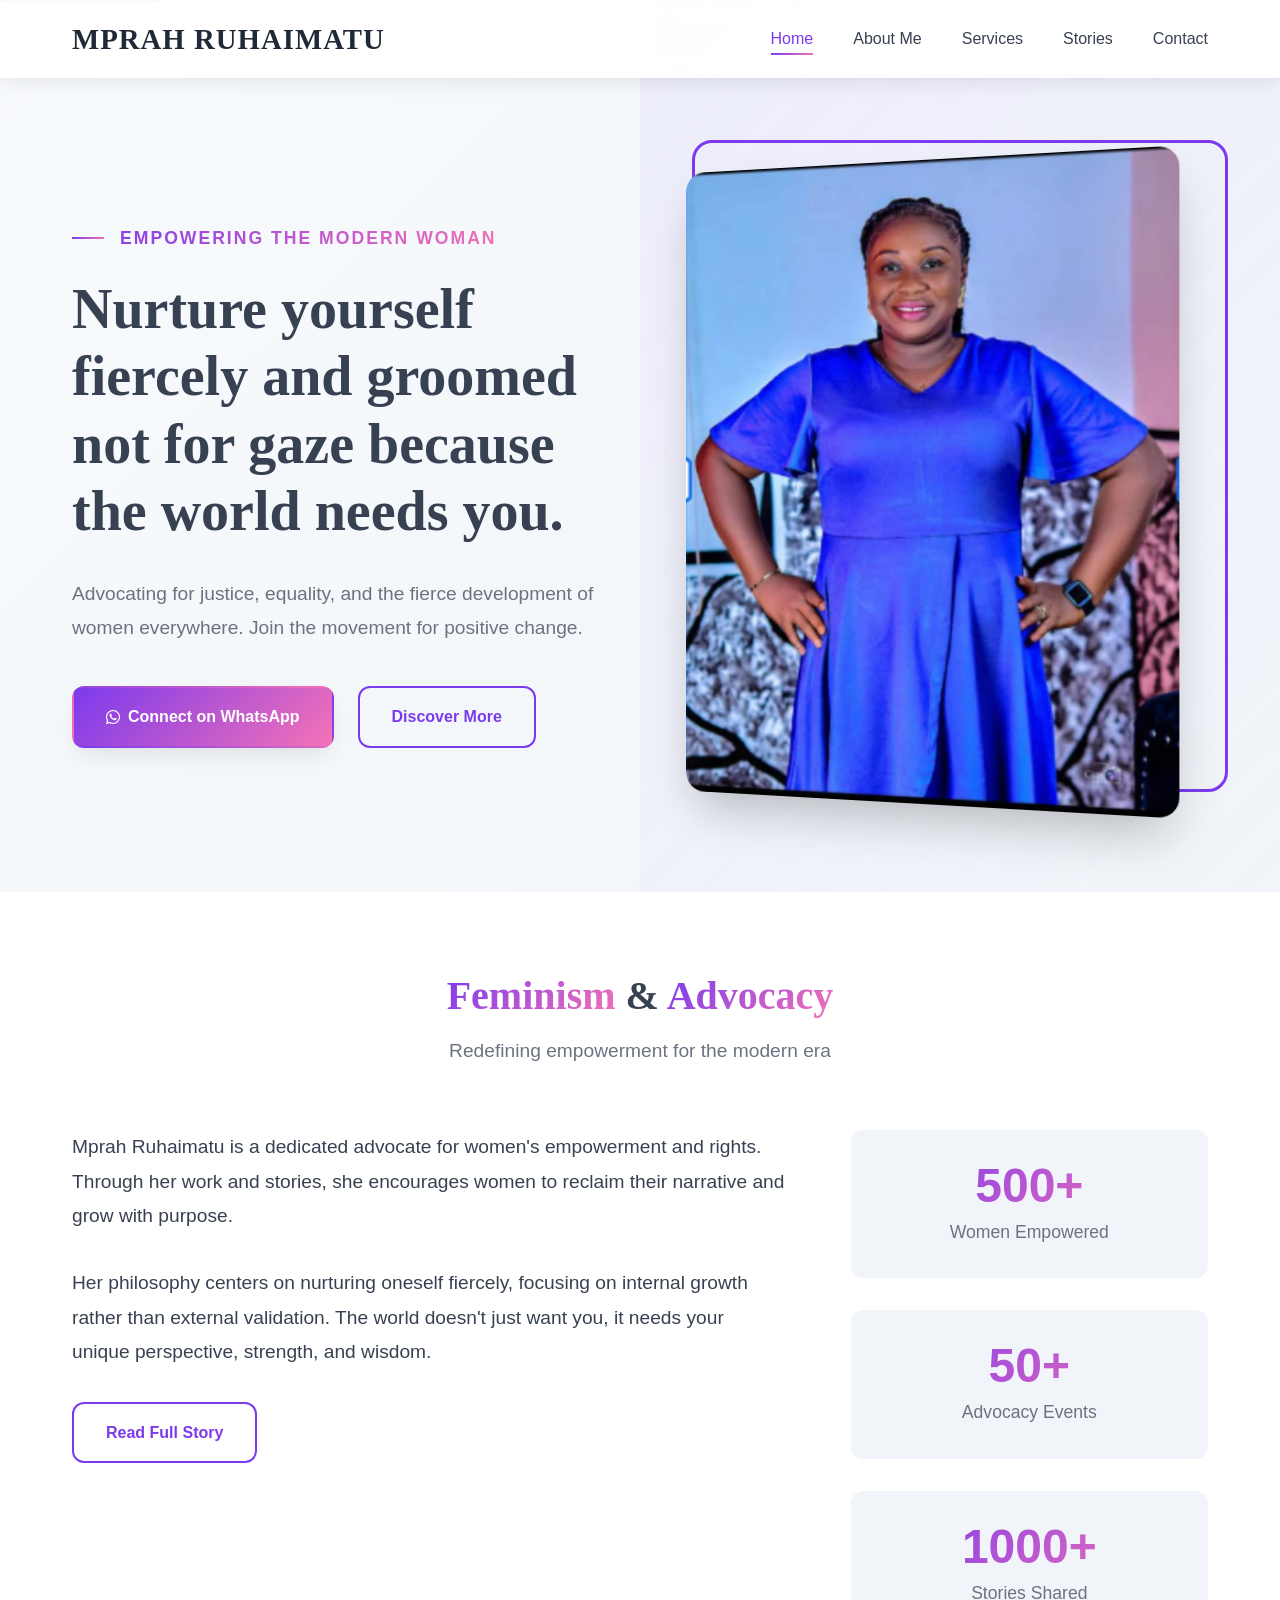
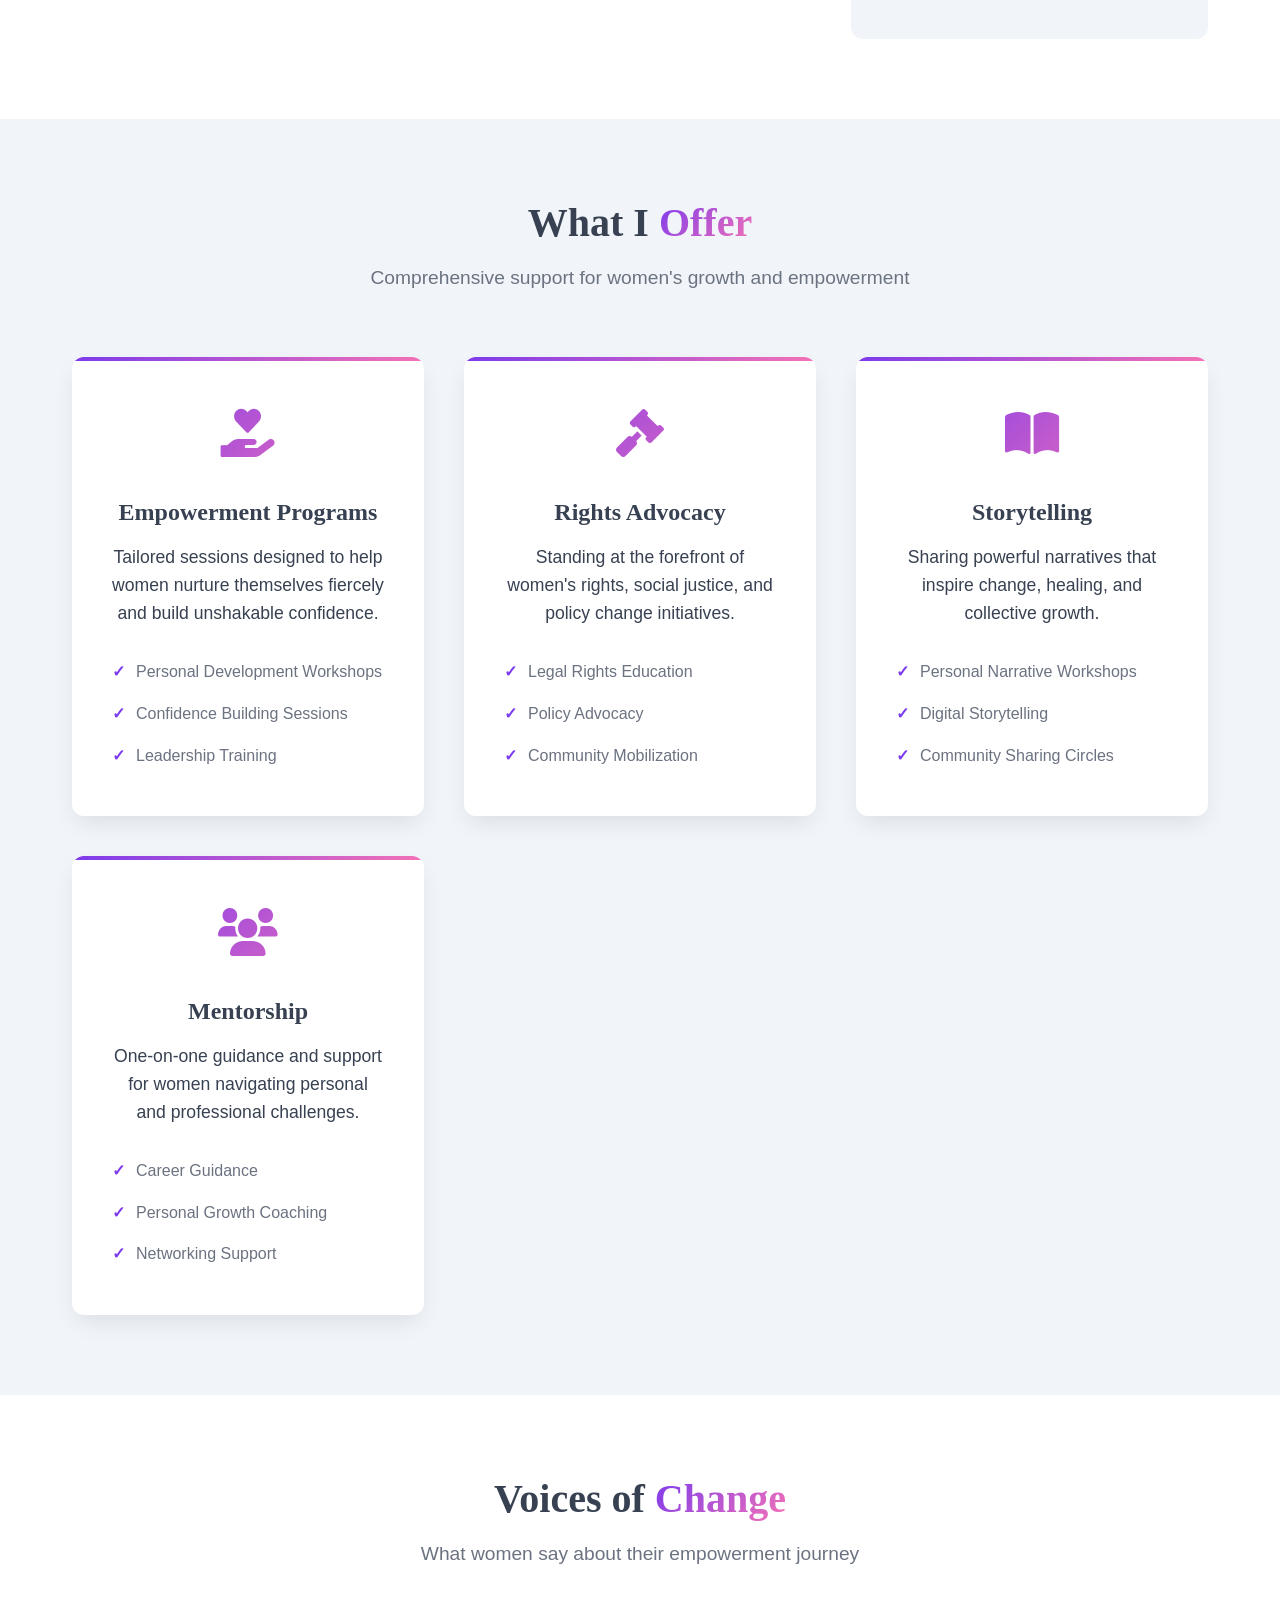
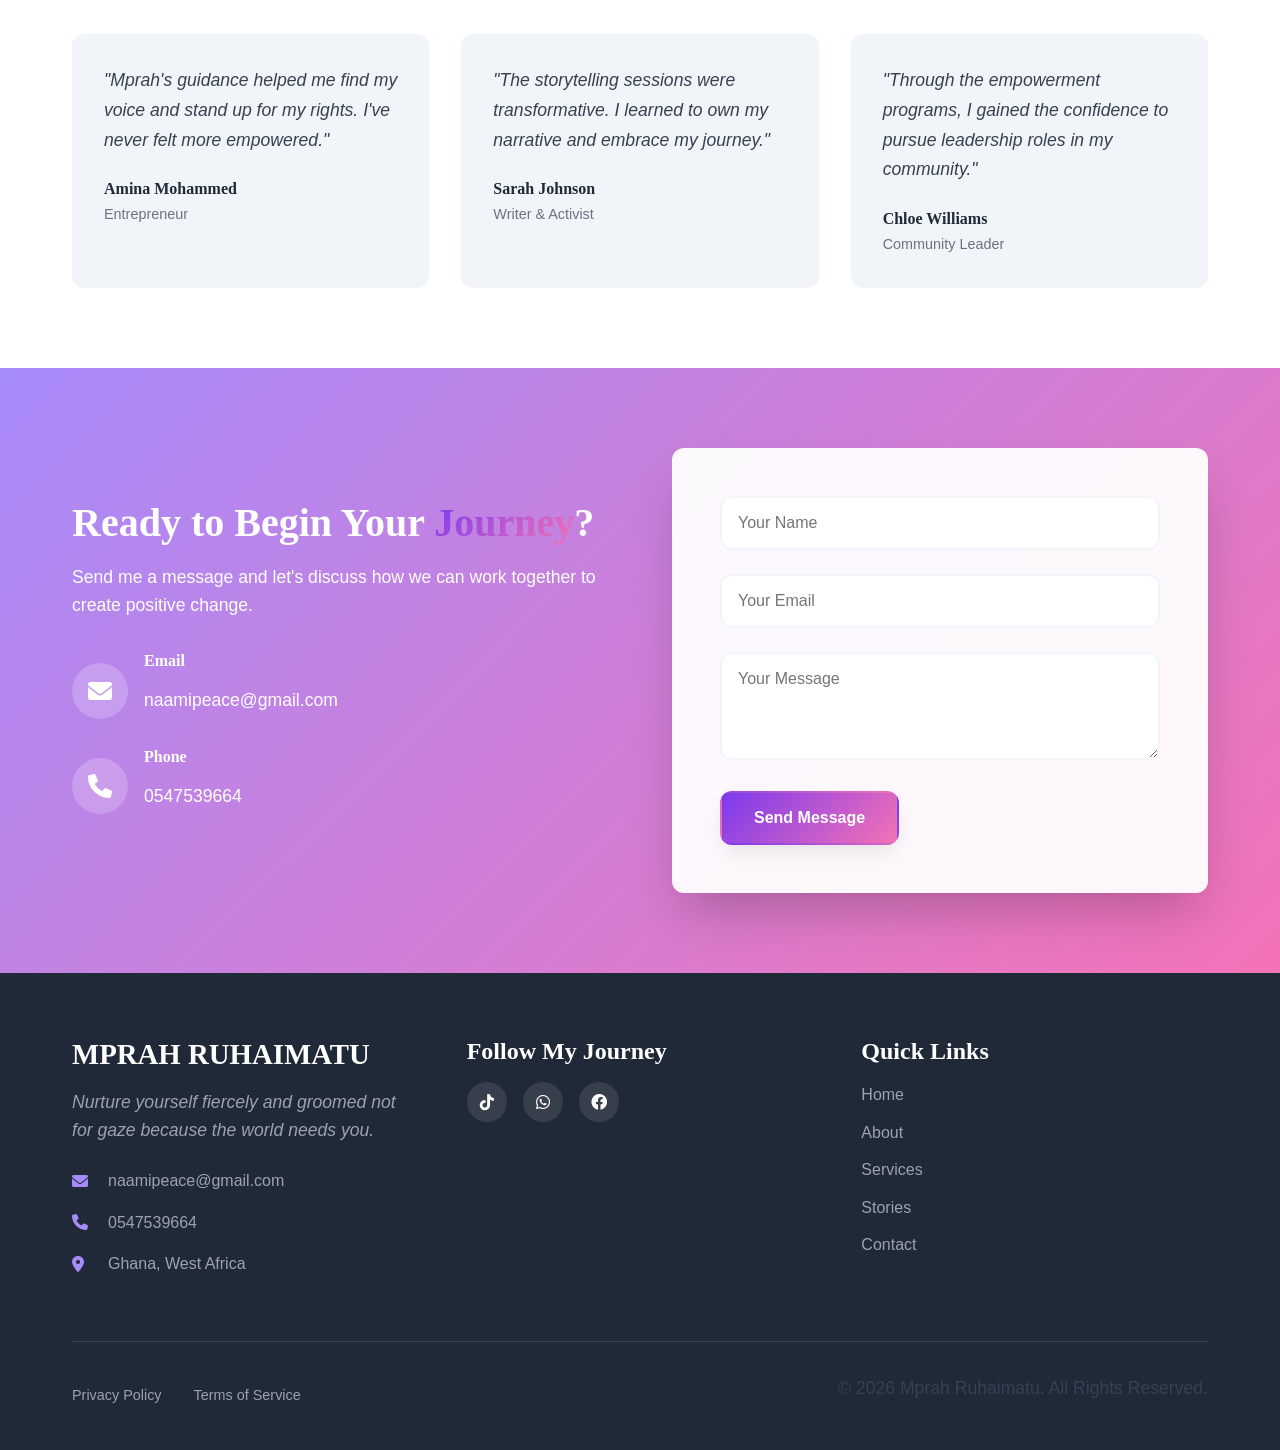
<file: index.html>
<!DOCTYPE html>
<html lang="en">

<head>
    <meta charset="UTF-8">
    <meta name="viewport" content="width=device-width, initial-scale=1.0">
    <meta http-equiv="Content-Security-Policy" content="default-src 'self' https:">

    <title>Mprah Ruhaimatu | Women Empowerment & Rights Advocate</title>
    <meta name="description"
        content="Official website of Mprah Ruhaimatu. Dedicated to women's empowerment and rights. Nurture yourself fiercely and groomed not for gaze because the world needs you.">
    <meta name="keywords"
        content="Mprah Ruhaimatu, Women Empowerment, Feminism, Women's Rights, Advocacy, Personal Growth">
    <meta property="og:title" content="Mprah Ruhaimatu | Women Empowerment & Rights Advocate">
    <meta property="og:description" content="Dedicated to women's empowerment and rights advocacy">
    <meta property="og:type" content="website">
    <meta property="og:url" content="https://yourusername.github.io/">

    <link rel="canonical" href="https://yourusername.github.io/">
    <link rel="icon" type="image/x-icon" href="favicon.ico">
    <link rel="preload" href="styles/style.css" as="style">
    <link rel="preload" href="scripts/script.js" as="script">
    <link rel="preconnect" href="https://fonts.googleapis.com">
    <link rel="preconnect" href="https://fonts.gstatic.com" crossorigin>
    <link
        href="https://fonts.googleapis.com/css2?family=Playfair+Display:ital,wght@0,400;0,700;0,900;1,400&family=Inter:wght@300;400;500;600;700&display=swap"
        rel="stylesheet">
    <link rel="stylesheet" href="https://cdnjs.cloudflare.com/ajax/libs/font-awesome/6.0.0/css/all.min.css">
    <link rel="stylesheet" href="styles/style.css">
</head>

<body>
    <a href="#main-content" class="skip-link">Skip to main content</a>

    <header class="navbar">
        <div class="container">
            <div class="logo">
                <a href="index.html">MPRAH RUHAIMATU</a>
            </div>
            <button class="menu-toggle" aria-label="Toggle navigation">
                <span class="hamburger"></span>
            </button>
            <nav aria-label="Main navigation">
                <ul class="nav-links">
                    <li><a href="index.html" aria-current="page">Home</a></li>
                    <li><a href="about.html">About Me</a></li>
                    <li><a href="services.html">Services</a></li>
                    <li><a href="stories.html">Stories</a></li>
                    <li><a href="contact.html">Contact</a></li>
                </ul>
            </nav>
        </div>
    </header>

    <main id="main-content">
        <section class="hero">
            <div class="container hero-grid">
                <div class="hero-text">
                    <span class="sub-headline">Empowering the Modern Woman</span>
                    <h1>Nurture yourself fiercely and groomed not for gaze because the world needs you.</h1>
                    <p class="hero-description">Advocating for justice, equality, and the fierce development of women
                        everywhere. Join the movement for positive change.</p>
                    <div class="cta-group">
                        <a href="https://wa.me/233547539664" class="btn btn-primary">
                            <i class="fab fa-whatsapp"></i> Connect on WhatsApp
                        </a>
                        <a href="#about" class="btn btn-secondary">Discover More</a>
                    </div>
                </div>
                <div class="hero-image">
                    <img src="images/peace.PNG" alt="Mprah Ruhaimatu - Women Empowerment Advocate" loading="lazy"
                        class="hero-img">
                    <div class="image-decoration"></div>
                </div>
            </div>
        </section>

        <section id="about" class="about-brief">
            <div class="container">
                <div class="section-header">
                    <h2><span class="highlight">Feminism</span> & <span class="highlight">Advocacy</span></h2>
                    <p class="section-subtitle">Redefining empowerment for the modern era</p>
                </div>
                <div class="content">
                    <div class="about-content">
                        <div class="about-text">
                            <p>Mprah Ruhaimatu is a dedicated advocate for women's empowerment and rights. Through her
                                work and stories, she encourages women to reclaim their narrative and grow with
                                purpose.</p>
                            <p>Her philosophy centers on nurturing oneself fiercely, focusing on internal growth rather
                                than external validation. The world doesn't just want you, it needs your unique
                                perspective, strength, and wisdom.</p>
                            <a href="about.html" class="btn btn-outline">Read Full Story</a>
                        </div>
                        <div class="about-stats">
                            <div class="stat">
                                <span class="stat-number">500+</span>
                                <span class="stat-label">Women Empowered</span>
                            </div>
                            <div class="stat">
                                <span class="stat-number">50+</span>
                                <span class="stat-label">Advocacy Events</span>
                            </div>
                            <div class="stat">
                                <span class="stat-number">1000+</span>
                                <span class="stat-label">Stories Shared</span>
                            </div>
                        </div>
                    </div>
                </div>
            </div>
        </section>

        <section id="services" class="services">
            <div class="container">
                <div class="section-header">
                    <h2>What I <span class="highlight">Offer</span></h2>
                    <p class="section-subtitle">Comprehensive support for women's growth and empowerment</p>
                </div>
                <div class="services-grid">
                    <div class="service-card">
                        <div class="service-icon">
                            <i class="fas fa-hand-holding-heart"></i>
                        </div>
                        <h3>Empowerment Programs</h3>
                        <p>Tailored sessions designed to help women nurture themselves fiercely and build unshakable
                            confidence.</p>
                        <ul class="service-features">
                            <li>Personal Development Workshops</li>
                            <li>Confidence Building Sessions</li>
                            <li>Leadership Training</li>
                        </ul>
                    </div>
                    <div class="service-card">
                        <div class="service-icon">
                            <i class="fas fa-gavel"></i>
                        </div>
                        <h3>Rights Advocacy</h3>
                        <p>Standing at the forefront of women's rights, social justice, and policy change initiatives.
                        </p>
                        <ul class="service-features">
                            <li>Legal Rights Education</li>
                            <li>Policy Advocacy</li>
                            <li>Community Mobilization</li>
                        </ul>
                    </div>
                    <div class="service-card">
                        <div class="service-icon">
                            <i class="fas fa-book-open"></i>
                        </div>
                        <h3>Storytelling</h3>
                        <p>Sharing powerful narratives that inspire change, healing, and collective growth.</p>
                        <ul class="service-features">
                            <li>Personal Narrative Workshops</li>
                            <li>Digital Storytelling</li>
                            <li>Community Sharing Circles</li>
                        </ul>
                    </div>
                    <div class="service-card">
                        <div class="service-icon">
                            <i class="fas fa-users"></i>
                        </div>
                        <h3>Mentorship</h3>
                        <p>One-on-one guidance and support for women navigating personal and professional challenges.
                        </p>
                        <ul class="service-features">
                            <li>Career Guidance</li>
                            <li>Personal Growth Coaching</li>
                            <li>Networking Support</li>
                        </ul>
                    </div>
                </div>
            </div>
        </section>

        <section class="testimonials">
            <div class="container">
                <div class="section-header">
                    <h2>Voices of <span class="highlight">Change</span></h2>
                    <p class="section-subtitle">What women say about their empowerment journey</p>
                </div>
                <div class="testimonials-grid">
                    <div class="testimonial-card">
                        <div class="testimonial-content">
                            <p>"Mprah's guidance helped me find my voice and stand up for my rights. I've never felt
                                more empowered."</p>
                        </div>
                        <div class="testimonial-author">
                            <h4>Amina Mohammed</h4>
                            <span>Entrepreneur</span>
                        </div>
                    </div>
                    <div class="testimonial-card">
                        <div class="testimonial-content">
                            <p>"The storytelling sessions were transformative. I learned to own my narrative and embrace
                                my journey."</p>
                        </div>
                        <div class="testimonial-author">
                            <h4>Sarah Johnson</h4>
                            <span>Writer & Activist</span>
                        </div>
                    </div>
                    <div class="testimonial-card">
                        <div class="testimonial-content">
                            <p>"Through the empowerment programs, I gained the confidence to pursue leadership roles in
                                my community."</p>
                        </div>
                        <div class="testimonial-author">
                            <h4>Chloe Williams</h4>
                            <span>Community Leader</span>
                        </div>
                    </div>
                </div>
            </div>
        </section>

        <section class="contact-form-section">
            <div class="container">
                <div class="contact-form-wrapper">
                    <div class="contact-form-text">
                        <h2>Ready to Begin Your <span class="highlight">Journey</span>?</h2>
                        <p>Send me a message and let's discuss how we can work together to create positive change.</p>
                        <div class="contact-info">
                            <div class="contact-item">
                                <i class="fas fa-envelope"></i>
                                <div>
                                    <h4>Email</h4>
                                    <p>naamipeace@gmail.com</p>
                                </div>
                            </div>
                            <div class="contact-item">
                                <i class="fas fa-phone"></i>
                                <div>
                                    <h4>Phone</h4>
                                    <p>0547539664</p>
                                </div>
                            </div>
                        </div>
                    </div>
                    <form class="contact-form" id="contactForm">
                        <div class="form-group">
                            <input type="text" id="name" name="name" required placeholder="Your Name">
                        </div>
                        <div class="form-group">
                            <input type="email" id="email" name="email" required placeholder="Your Email">
                        </div>
                        <div class="form-group">
                            <textarea id="message" name="message" rows="4" required
                                placeholder="Your Message"></textarea>
                        </div>
                        <button type="submit" class="btn btn-primary">Send Message</button>
                    </form>
                </div>
            </div>
        </section>
    </main>

    <footer id="contact">
        <div class="container">
            <div class="footer-grid">
                <div class="footer-info">
                    <h3>MPRAH RUHAIMATU</h3>
                    <p class="footer-tagline">Nurture yourself fiercely and groomed not for gaze because the world needs
                        you.</p>
                    <ul class="contact-list">
                        <li><i class="fas fa-envelope"></i> naamipeace@gmail.com</li>
                        <li><i class="fas fa-phone"></i> 0547539664</li>
                        <li><i class="fas fa-map-marker-alt"></i> Ghana, West Africa</li>
                    </ul>
                </div>
                <div class="footer-socials">
                    <h3>Follow My Journey</h3>
                    <div class="social-icons">
                        <a href="https://www.tiktok.com/@ceomarveloustouch?_r=1&_t=ZM-92IZ7Z8OeNv" target="_blank"
                            aria-label="TikTok">
                            <i class="fab fa-tiktok"></i>
                        </a>
                        <a href="https://wa.me/233547539664" aria-label="WhatsApp">
                            <i class="fab fa-whatsapp"></i>
                        </a>

                        </a>
                        <a href="#" aria-label="Facebook">
                            <i class="fab fa-facebook"></i>
                        </a>

                    </div>
                </div>
                <div class="footer-links">
                    <h3>Quick Links</h3>
                    <ul>
                        <li><a href="index.html">Home</a></li>
                        <li><a href="about.html">About</a></li>
                        <li><a href="services.html">Services</a></li>
                        <li><a href="stories.html">Stories</a></li>
                        <li><a href="contact.html">Contact</a></li>
                    </ul>
                </div>
            </div>
            <div class="footer-bottom">
                <div class="legal-links">
                    <a href="privacy.html">Privacy Policy</a>
                    <a href="terms.html">Terms of Service</a>
                </div>
                <p>&copy; 2026 Mprah Ruhaimatu. All Rights Reserved.</p>
            </div>
        </div>
    </footer>

    <script type="application/ld+json">
    {
        "@context": "https://schema.org",
        "@type": "Person",
        "name": "Mprah Ruhaimatu",
        "jobTitle": "Women Empowerment & Rights Advocate",
        "description": "Dedicated advocate for women's empowerment and rights",
        "email": "naamipeace@gmail.com",
        "telephone": "+233547539664",
        "url": "https://yourusername.github.io/",
        "sameAs": [
            "https://www.tiktok.com/@ceomarveloustouch"
        ]
    }
    </script>

    <script src="scripts/script.js"></script>
</body>

</html>
</file>
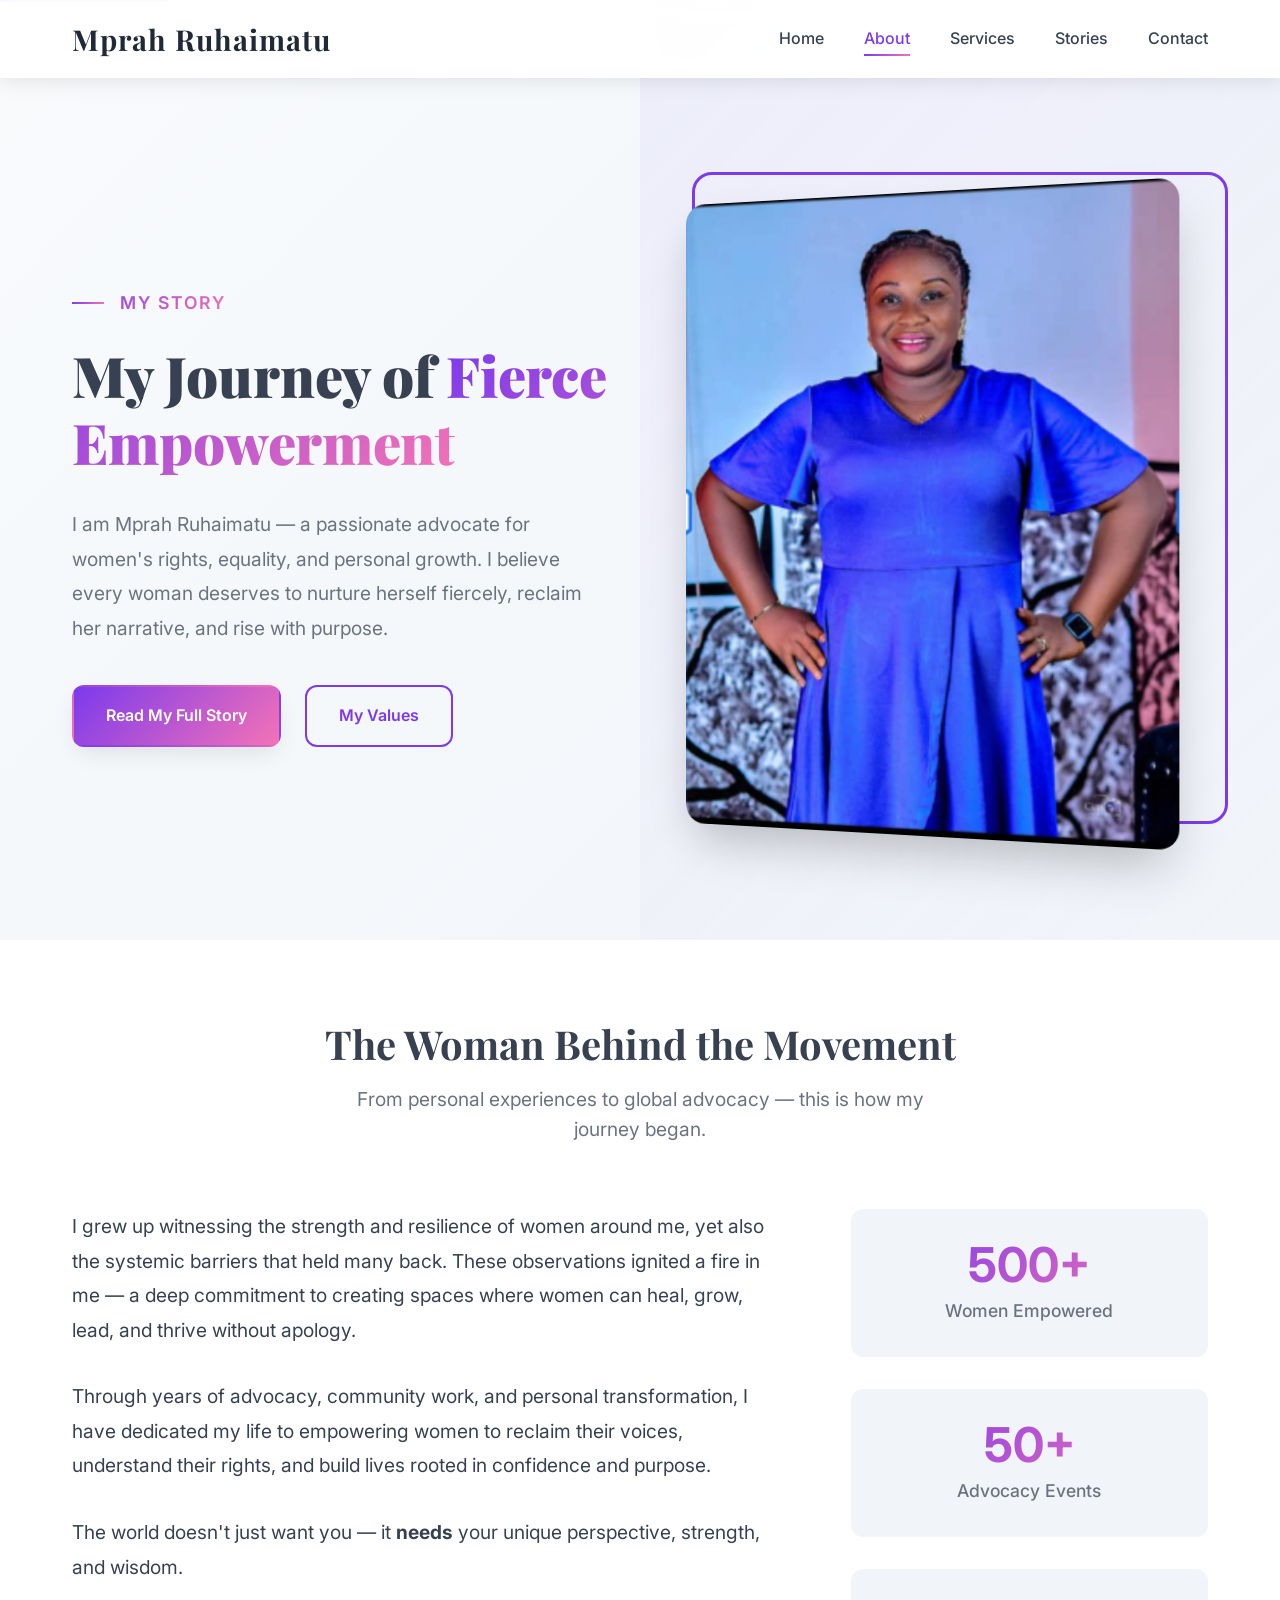
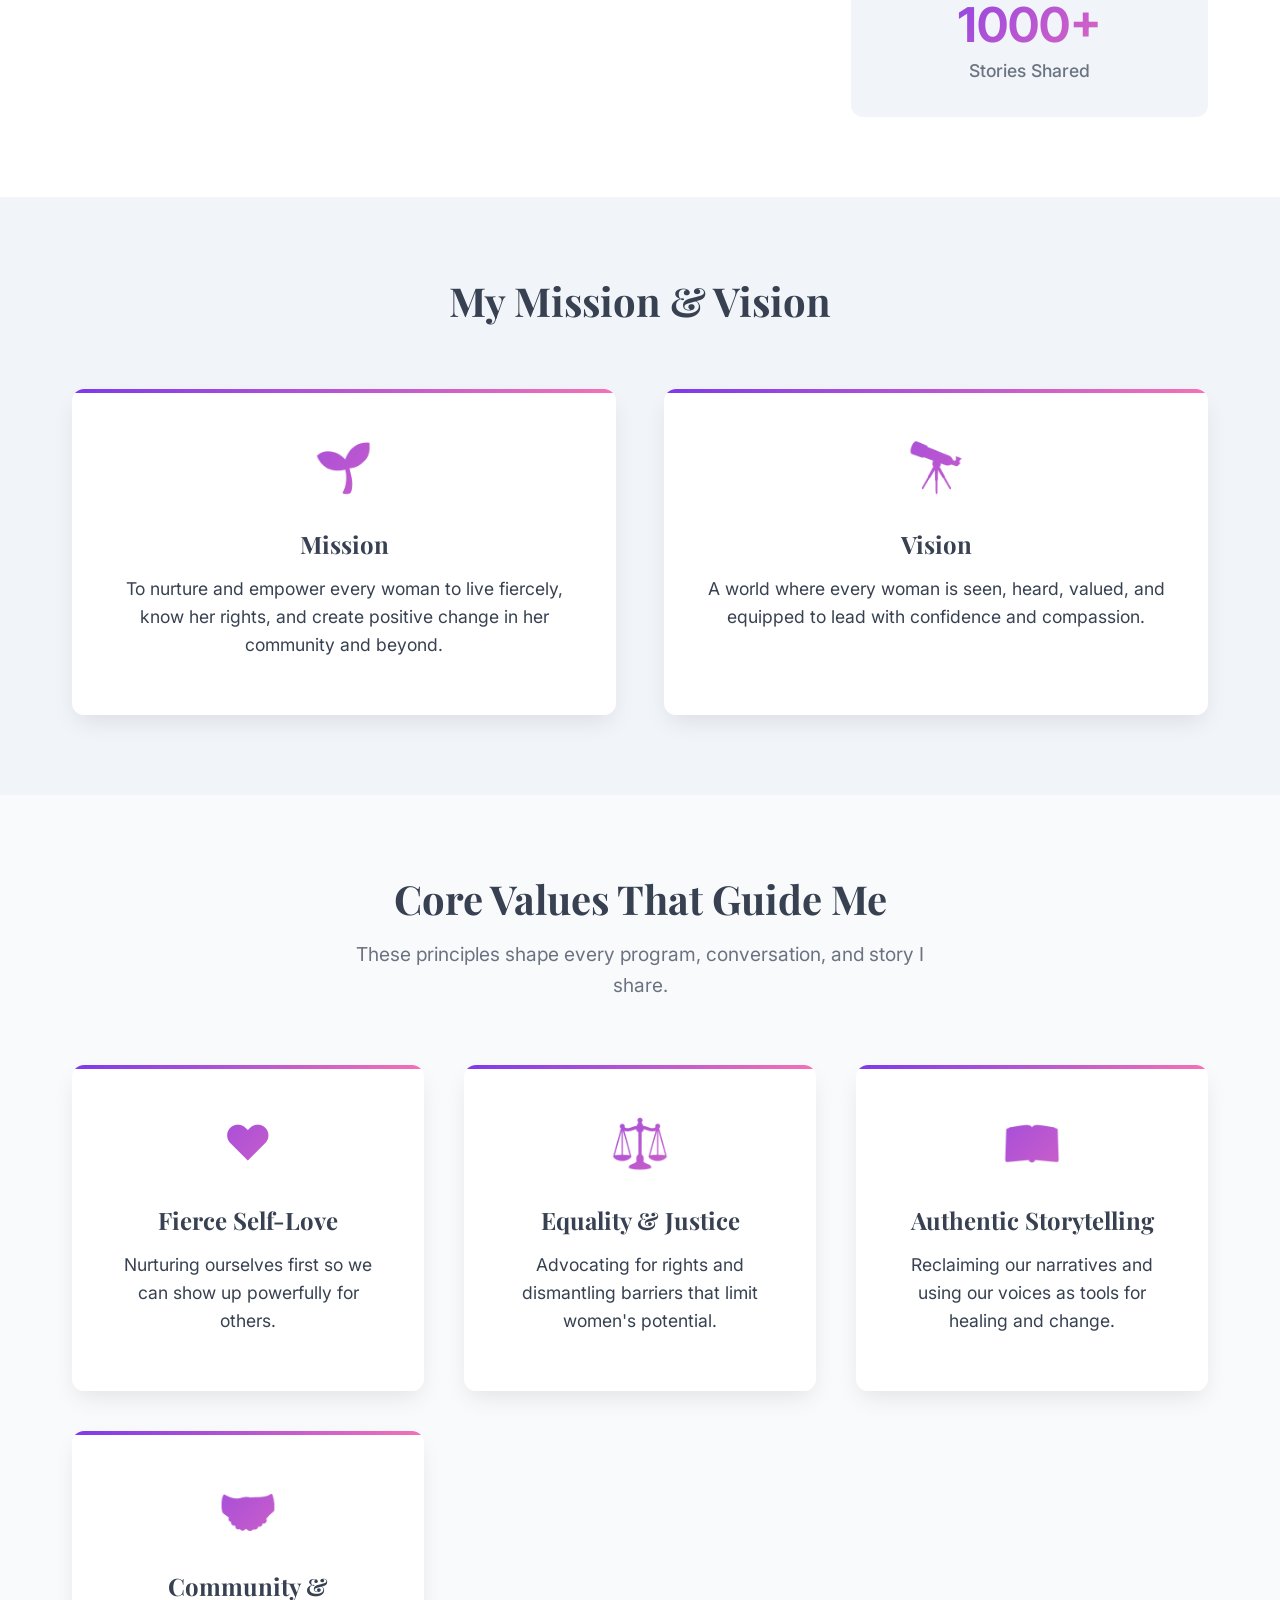
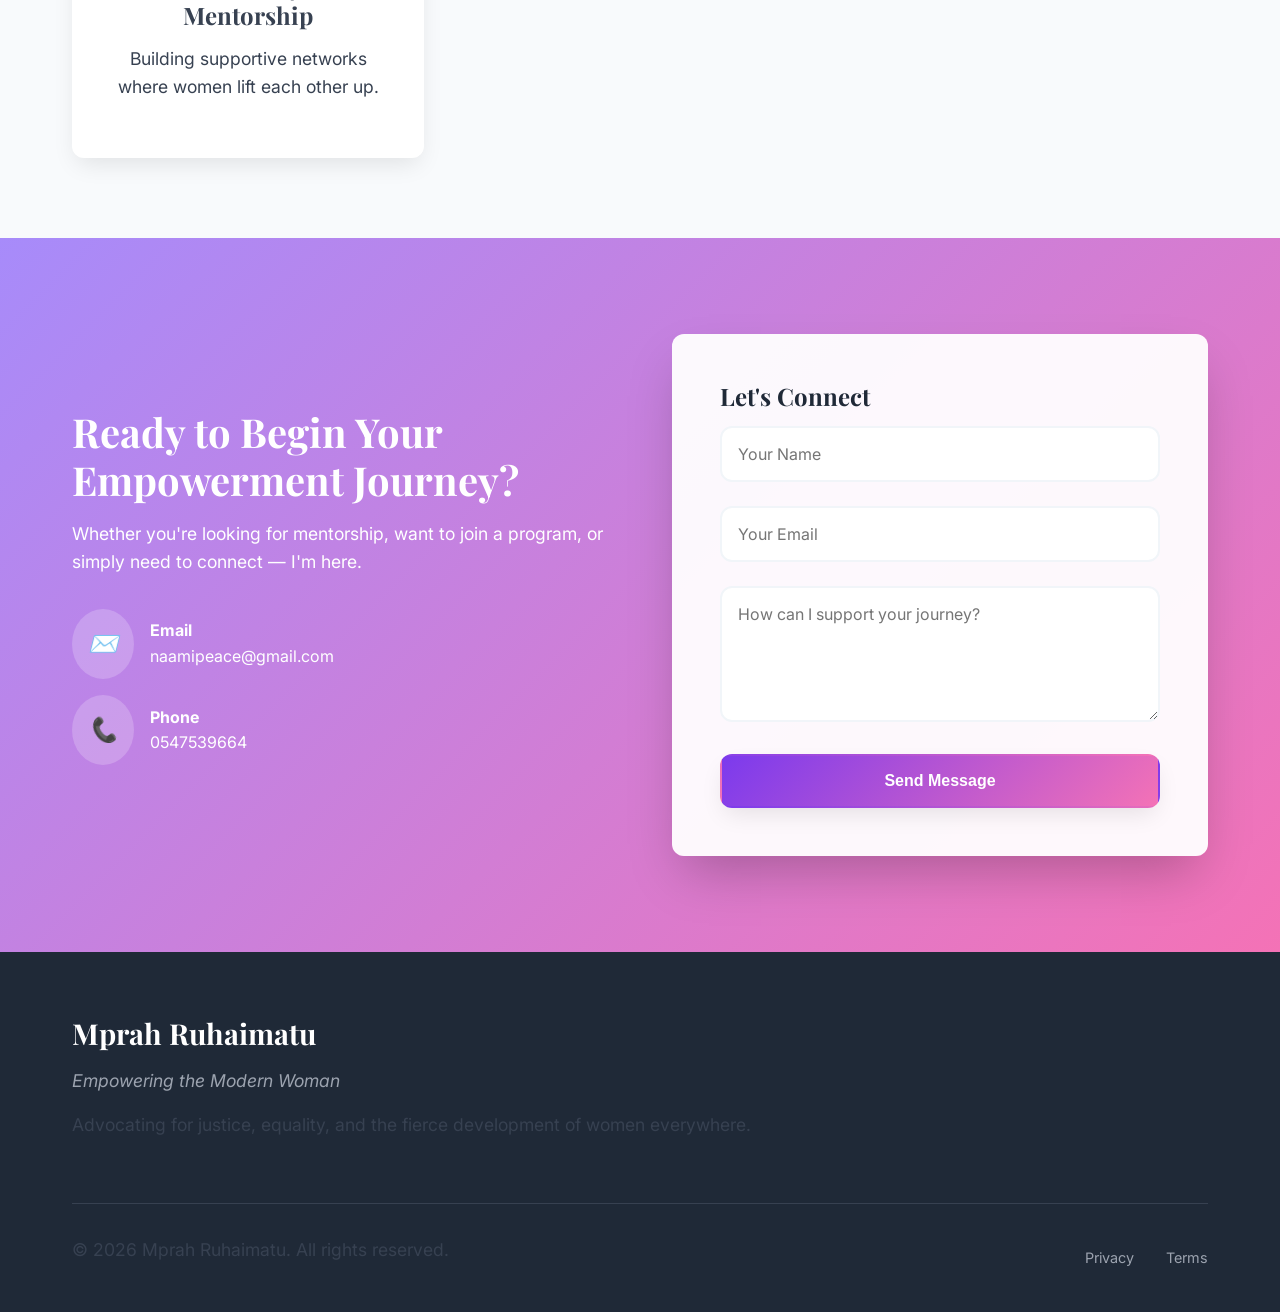
<file: about.html>
<!DOCTYPE html>
<html lang="en">

<head>
    <meta charset="UTF-8">
    <meta name="viewport" content="width=device-width, initial-scale=1.0">
    <title>About Mprah Ruhaimatu | Women's Empowerment Advocate</title>
    <link rel="stylesheet" href="styles/style.css">
    <!-- Google Fonts (add these in <head> if not already linked in your main HTML) -->
    <link
        href="https://fonts.googleapis.com/css2?family=Inter:wght@400;500;600&family=Playfair+Display:wght@700;900&display=swap"
        rel="stylesheet">
</head>

<body>

    <!-- Skip Link -->
    <a href="#main" class="skip-link">Skip to main content</a>

    <!-- Navigation -->
    <nav class="navbar">
        <div class="container">
            <div class="logo">
                <a href="index.html">Mprah Ruhaimatu</a>
            </div>
            <ul class="nav-links" id="navLinks">
                <li><a href="index.html">Home</a></li>
                <li><a href="about.html" aria-current="page">About</a></li>
                <li><a href="services.html">Services</a></li>
                <li><a href="testimonials.html">Stories</a></li>
                <li><a href="contact.html">Contact</a></li>
            </ul>
            <button class="menu-toggle" id="menuToggle" aria-label="Toggle menu">
                <span class="hamburger"></span>
            </button>
        </div>
    </nav>

    <!-- Hero Section for About Page -->
    <section class="hero" style="padding: 12rem 0 6rem;">
        <div class="container">
            <div class="hero-grid">
                <div class="hero-text">
                    <span class="sub-headline">My Story</span>
                    <h1>My Journey of <span class="highlight">Fierce Empowerment</span></h1>
                    <p class="hero-description">
                        I am Mprah Ruhaimatu — a passionate advocate for women's rights, equality, and personal growth.
                        I believe every woman deserves to nurture herself fiercely, reclaim her narrative, and rise with
                        purpose.
                    </p>
                    <div class="cta-group">
                        <a href="#my-story" class="btn btn-primary">Read My Full Story</a>
                        <a href="#values" class="btn btn-secondary">My Values</a>
                    </div>
                </div>
                <div class="hero-image">
                    <img src="images/peace.PNG"
                        alt="Mprah Ruhaimatu - Women's Empowerment Advocate" class="hero-img">
                    <div class="image-decoration"></div>
                </div>
            </div>
        </div>
    </section>

    <!-- Main Content -->
    <main id="main">

        <!-- My Story Section -->
        <section id="my-story" class="about-brief">
            <div class="container">
                <div class="section-header">
                    <h2>The Woman Behind the Movement</h2>
                    <p class="section-subtitle">
                        From personal experiences to global advocacy — this is how my journey began.
                    </p>
                </div>

                <div class="about-content">
                    <div class="about-text">
                        <p>
                            I grew up witnessing the strength and resilience of women around me, yet also the systemic
                            barriers
                            that held many back. These observations ignited a fire in me — a deep commitment to creating
                            spaces
                            where women can heal, grow, lead, and thrive without apology.
                        </p>
                        <p>
                            Through years of advocacy, community work, and personal transformation, I have dedicated my
                            life to
                            empowering women to reclaim their voices, understand their rights, and build lives rooted in
                            confidence and purpose.
                        </p>
                        <p>
                            The world doesn't just want you — it <strong>needs</strong> your unique perspective,
                            strength, and wisdom.
                        </p>
                    </div>

                    <div class="about-stats">
                        <div class="stat">
                            <span class="stat-number">500+</span>
                            <span class="stat-label">Women Empowered</span>
                        </div>
                        <div class="stat">
                            <span class="stat-number">50+</span>
                            <span class="stat-label">Advocacy Events</span>
                        </div>
                        <div class="stat">
                            <span class="stat-number">1000+</span>
                            <span class="stat-label">Stories Shared</span>
                        </div>
                    </div>
                </div>
            </div>
        </section>

        <!-- Mission & Vision -->
        <section style="background: var(--light-gray);">
            <div class="container">
                <div class="section-header">
                    <h2>My Mission & Vision</h2>
                </div>
                <div style="display: grid; grid-template-columns: repeat(auto-fit, minmax(300px, 1fr)); gap: 3rem;">
                    <div class="service-card">
                        <div class="service-icon">🌱</div>
                        <h3>Mission</h3>
                        <p>To nurture and empower every woman to live fiercely, know her rights, and create positive
                            change in her community and beyond.</p>
                    </div>
                    <div class="service-card">
                        <div class="service-icon">🔭</div>
                        <h3>Vision</h3>
                        <p>A world where every woman is seen, heard, valued, and equipped to lead with confidence and
                            compassion.</p>
                    </div>
                </div>
            </div>
        </section>

        <!-- Core Values -->
        <section id="values">
            <div class="container">
                <div class="section-header">
                    <h2>Core Values That Guide Me</h2>
                    <p class="section-subtitle">These principles shape every program, conversation, and story I share.
                    </p>
                </div>

                <div class="services-grid">
                    <div class="service-card">
                        <div class="service-icon">❤️</div>
                        <h3>Fierce Self-Love</h3>
                        <p>Nurturing ourselves first so we can show up powerfully for others.</p>
                    </div>
                    <div class="service-card">
                        <div class="service-icon">⚖️</div>
                        <h3>Equality & Justice</h3>
                        <p>Advocating for rights and dismantling barriers that limit women's potential.</p>
                    </div>
                    <div class="service-card">
                        <div class="service-icon">📖</div>
                        <h3>Authentic Storytelling</h3>
                        <p>Reclaiming our narratives and using our voices as tools for healing and change.</p>
                    </div>
                    <div class="service-card">
                        <div class="service-icon">🤝</div>
                        <h3>Community & Mentorship</h3>
                        <p>Building supportive networks where women lift each other up.</p>
                    </div>
                </div>
            </div>
        </section>

        <!-- Call to Action / Join the Movement -->
        <section class="contact-form-section" style="padding: 6rem 0;">
            <div class="container">
                <div class="contact-form-wrapper">
                    <div class="contact-form-text">
                        <h2>Ready to Begin Your Empowerment Journey?</h2>
                        <p>Whether you're looking for mentorship, want to join a program, or simply need to connect —
                            I'm here.</p>
                        <div class="contact-info">
                            <div class="contact-item">
                                <i>✉️</i>
                                <div>
                                    <strong>Email</strong><br>
                                    naamipeace@gmail.com
                                </div>
                            </div>
                            <div class="contact-item">
                                <i>📞</i>
                                <div>
                                    <strong>Phone</strong><br>
                                    0547539664
                                </div>
                            </div>
                        </div>
                    </div>

                    <div class="contact-form">
                        <h3 style="color: var(--dark);">Let's Connect</h3>
                        <form action="#" method="POST">
                            <div class="form-group">
                                <input type="text" placeholder="Your Name" required>
                            </div>
                            <div class="form-group">
                                <input type="email" placeholder="Your Email" required>
                            </div>
                            <div class="form-group">
                                <textarea rows="5" placeholder="How can I support your journey?"></textarea>
                            </div>
                            <button type="submit" class="btn btn-primary" style="width: 100%;">Send Message</button>
                        </form>
                    </div>
                </div>
            </div>
        </section>

    </main>

    <!-- Footer (same as your homepage) -->
    <footer>
        <div class="container">
            <div class="footer-grid">
                <div class="footer-info">
                    <h3>Mprah Ruhaimatu</h3>
                    <p class="footer-tagline">Empowering the Modern Woman</p>
                    <p>Advocating for justice, equality, and the fierce development of women everywhere.</p>
                </div>
                <!-- Add other footer columns as needed (Quick Links, Services, etc.) -->
            </div>
            <div class="footer-bottom">
                <p>&copy; 2026 Mprah Ruhaimatu. All rights reserved.</p>
                <div class="legal-links">
                    <a href="#">Privacy</a>
                    <a href="#">Terms</a>
                </div>
            </div>
        </div>
    </footer>

    <script>
        // Simple mobile menu toggle (same as your homepage)
        const menuToggle = document.getElementById('menuToggle');
        const navLinks = document.getElementById('navLinks');

        menuToggle.addEventListener('click', () => {
            navLinks.classList.toggle('active');
            menuToggle.classList.toggle('active');
        });
    </script>
</body>

</html>
</file>
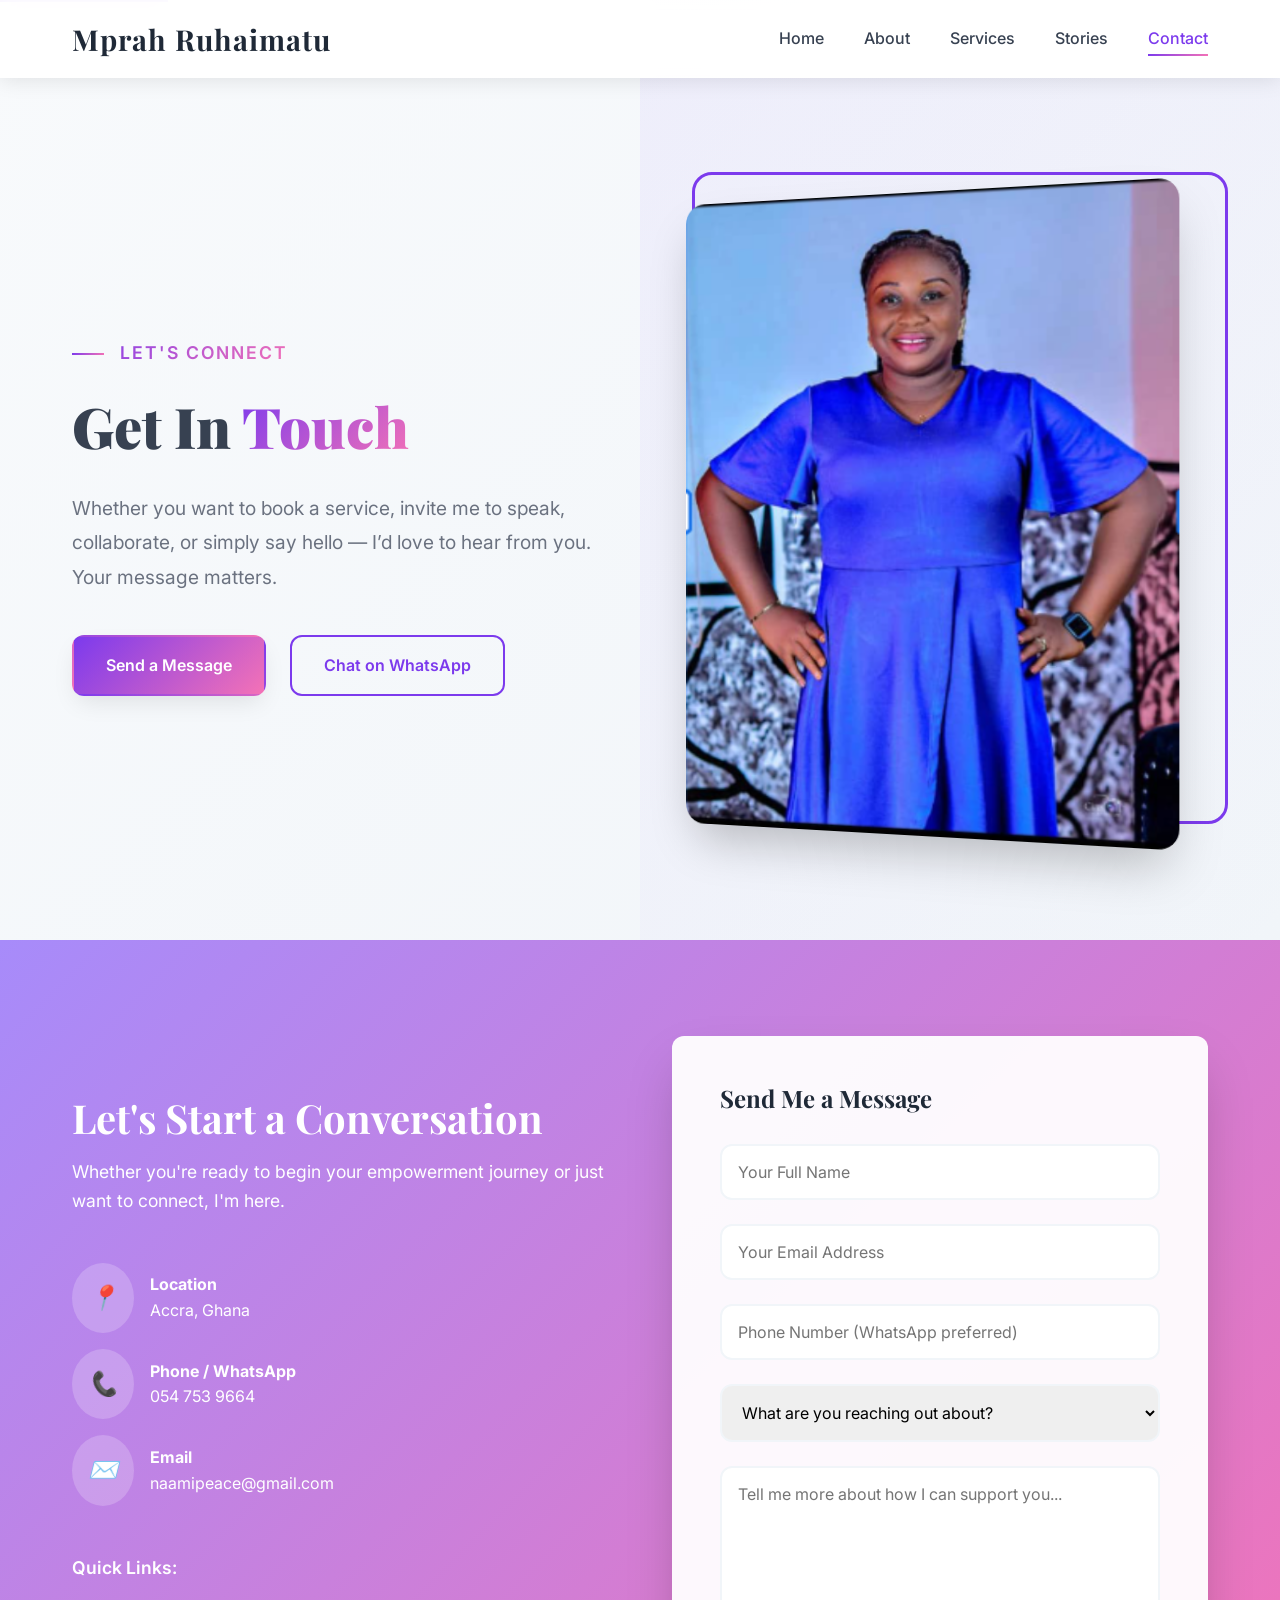
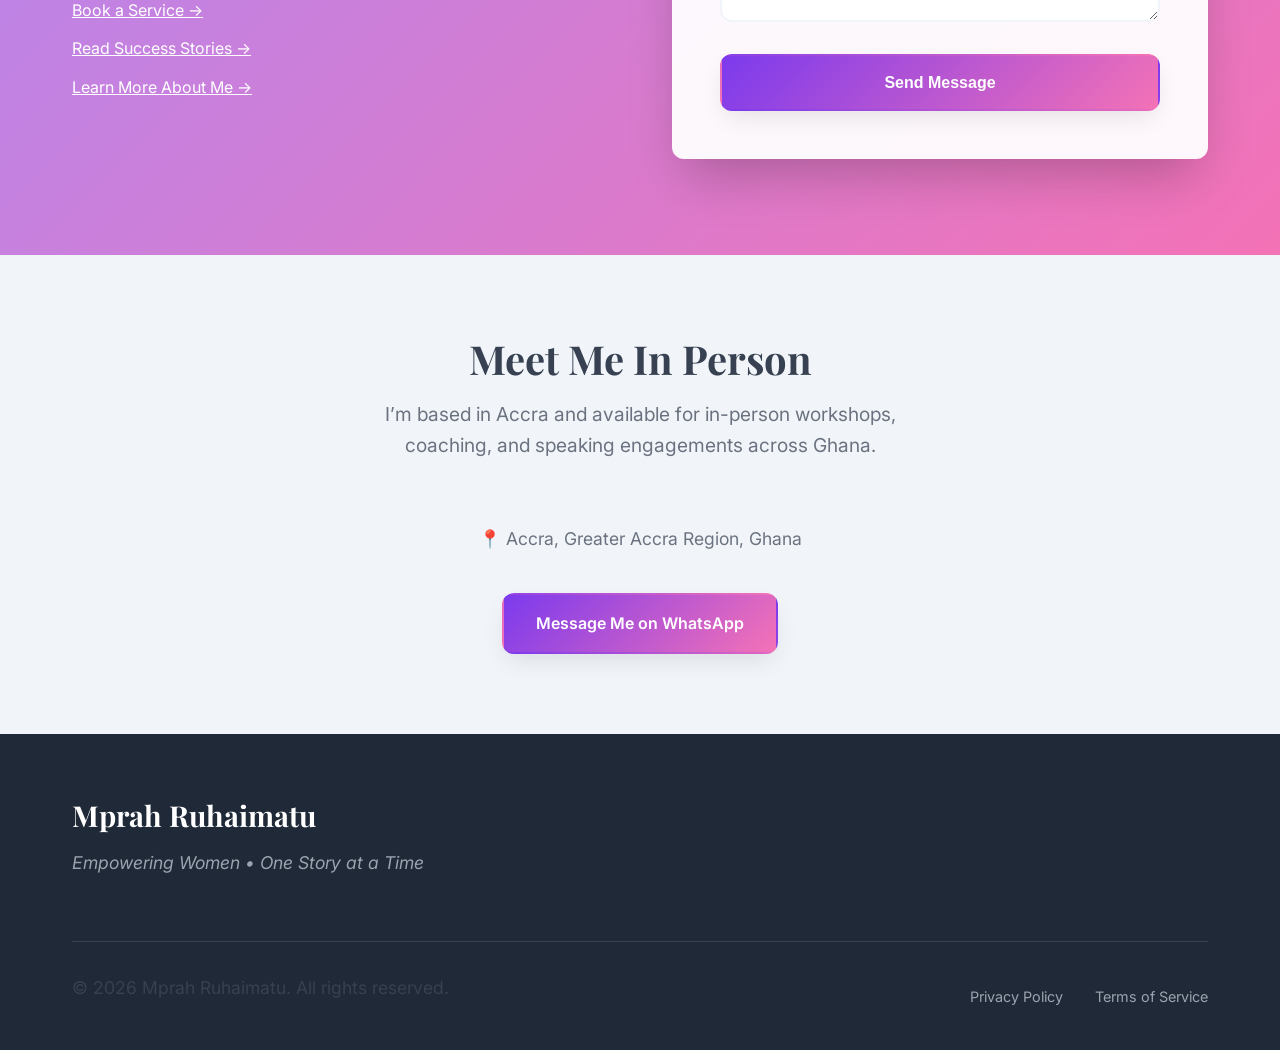
<file: contact.html>
<!DOCTYPE html>
<html lang="en">

<head>
    <meta charset="UTF-8">
    <meta name="viewport" content="width=device-width, initial-scale=1.0">
    <title>Contact | Mprah Ruhaimatu - Women's Empowerment Advocate</title>
    <link rel="stylesheet" href="styles/style.css">
    <link
        href="https://fonts.googleapis.com/css2?family=Inter:wght@400;500;600&family=Playfair+Display:wght@700;900&display=swap"
        rel="stylesheet">
</head>

<body>

    <!-- Skip Link -->
    <a href="#main" class="skip-link">Skip to main content</a>

    <!-- Navigation -->
    <nav class="navbar">
        <div class="container">
            <div class="logo">
                <a href="index.html">Mprah Ruhaimatu</a>
            </div>
            <ul class="nav-links" id="navLinks">
                <li><a href="index.html">Home</a></li>
                <li><a href="about.html">About</a></li>
                <li><a href="services.html">Services</a></li>
                <li><a href="stories.html">Stories</a></li>
                <li><a href="contact.html" aria-current="page">Contact</a></li>
            </ul>
            <button class="menu-toggle" id="menuToggle" aria-label="Toggle menu">
                <span class="hamburger"></span>
            </button>
        </div>
    </nav>

    <!-- Hero Section -->
    <section class="hero" style="padding: 12rem 0 6rem; background: linear-gradient(135deg, #f8fafc 0%, #f1f5f9 100%);">
        <div class="container">
            <div class="hero-grid">
                <div class="hero-text">
                    <span class="sub-headline">Let's Connect</span>
                    <h1>Get In <span class="highlight">Touch</span></h1>
                    <p class="hero-description">
                        Whether you want to book a service, invite me to speak, collaborate, or simply say hello —
                        I’d love to hear from you. Your message matters.
                    </p>
                    <div class="cta-group">
                        <a href="#contact-form" class="btn btn-primary">Send a Message</a>
                        <a href="https://wa.me/233547539664" target="_blank" class="btn btn-secondary">Chat on
                            WhatsApp</a>
                    </div>
                </div>
                <div class="hero-image">
                    <img src="images/peace.PNG"
                        alt="Mprah Ruhaimatu - Let's connect" class="hero-img">
                    <div class="image-decoration"></div>
                </div>
            </div>
        </div>
    </section>

    <main id="main">

        <!-- Contact Section -->
        <section id="contact-form" class="contact-form-section" style="padding: 6rem 0;">
            <div class="container">
                <div class="contact-form-wrapper">

                    <!-- Left Side: Contact Information -->
                    <div class="contact-form-text">
                        <h2>Let's Start a Conversation</h2>
                        <p>Whether you're ready to begin your empowerment journey or just want to connect, I'm here.</p>

                        <div class="contact-info" style="margin-top: 3rem;">
                            <div class="contact-item">
                                <i>📍</i>
                                <div>
                                    <strong>Location</strong><br>
                                    Accra, Ghana
                                </div>
                            </div>
                            <div class="contact-item">
                                <i>📞</i>
                                <div>
                                    <strong>Phone / WhatsApp</strong><br>
                                    <a href="https://wa.me/233547539664" target="_blank" style="color: white;">054 753
                                        9664</a>
                                </div>
                            </div>
                            <div class="contact-item">
                                <i>✉️</i>
                                <div>
                                    <strong>Email</strong><br>
                                    <a href="mailto:naamipeace@gmail.com" style="color: white;">naamipeace@gmail.com</a>
                                </div>
                            </div>
                        </div>

                        <!-- Quick Links -->
                        <div style="margin-top: 3rem;">
                            <p style="margin-bottom: 1rem; font-weight: 600;">Quick Links:</p>
                            <div style="display: flex; flex-direction: column; gap: 0.8rem;">
                                <a href="services.html" style="color: white; text-decoration: underline;">Book a Service
                                    →</a>
                                <a href="stories.html" style="color: white; text-decoration: underline;">Read Success
                                    Stories →</a>
                                <a href="about.html" style="color: white; text-decoration: underline;">Learn More About
                                    Me →</a>
                            </div>
                        </div>
                    </div>

                    <!-- Right Side: Contact Form -->
                    <div class="contact-form">
                        <h3 style="color: var(--dark); margin-bottom: 2rem;">Send Me a Message</h3>

                        <form action="#" method="POST" id="contactForm">
                            <div class="form-group">
                                <input type="text" id="name" placeholder="Your Full Name" required>
                            </div>
                            <div class="form-group">
                                <input type="email" id="email" placeholder="Your Email Address" required>
                            </div>
                            <div class="form-group">
                                <input type="tel" id="phone" placeholder="Phone Number (WhatsApp preferred)">
                            </div>
                            <div class="form-group">
                                <select id="service"
                                    style="width: 100%; padding: 1rem; border: 2px solid var(--light-gray); border-radius: var(--radius); font-family: 'Inter', sans-serif; font-size: 1rem;">
                                    <option value="">What are you reaching out about?</option>
                                    <option value="coaching">1:1 Empowerment Coaching</option>
                                    <option value="workshop">Women’s Workshop</option>
                                    <option value="speaking">Keynote Speaking / Event</option>
                                    <option value="mentorship">Mentorship Program</option>
                                    <option value="collaboration">Collaboration / Partnership</option>
                                    <option value="general">General Inquiry</option>
                                </select>
                            </div>
                            <div class="form-group">
                                <textarea id="message" rows="6"
                                    placeholder="Tell me more about how I can support you..." required></textarea>
                            </div>
                            <button type="submit" class="btn btn-primary" style="width: 100%; padding: 1.1rem;">
                                Send Message
                            </button>
                        </form>
                    </div>
                </div>
            </div>
        </section>

        <!-- Map / Visit Section (Optional) -->
        <section style="padding: 5rem 0; background: var(--light-gray);">
            <div class="container">
                <div class="section-header">
                    <h2>Meet Me In Person</h2>
                    <p class="section-subtitle">I’m based in Accra and available for in-person workshops, coaching, and
                        speaking engagements across Ghana.</p>
                </div>

                <div style="text-align: center; margin-top: 2rem;">
                    <p style="font-size: 1.1rem; color: var(--text-light);">
                        📍 Accra, Greater Accra Region, Ghana
                    </p>
                    <a href="https://wa.me/233547539664" target="_blank" class="btn btn-primary"
                        style="margin-top: 1.5rem;">
                        Message Me on WhatsApp
                    </a>
                </div>
            </div>
        </section>

    </main>

    <!-- Footer -->
    <footer>
        <div class="container">
            <div class="footer-grid">
                <div class="footer-info">
                    <h3>Mprah Ruhaimatu</h3>
                    <p class="footer-tagline">Empowering Women • One Story at a Time</p>
                </div>
            </div>
            <div class="footer-bottom">
                <p>&copy; 2026 Mprah Ruhaimatu. All rights reserved.</p>
                <div class="legal-links">
                    <a href="#">Privacy Policy</a>
                    <a href="#">Terms of Service</a>
                </div>
            </div>
        </div>
    </footer>

    <script>
        // Mobile Menu Toggle
        const menuToggle = document.getElementById('menuToggle');
        const navLinks = document.getElementById('navLinks');

        menuToggle.addEventListener('click', () => {
            navLinks.classList.toggle('active');
            menuToggle.classList.toggle('active');
        });

        // Simple form submission feedback
        const form = document.getElementById('contactForm');
        if (form) {
            form.addEventListener('submit', function (e) {
                e.preventDefault();
                alert("Thank you! Your message has been received. I'll get back to you soon.");
                form.reset();
            });
        }
    </script>
</body>

</html>
</file>
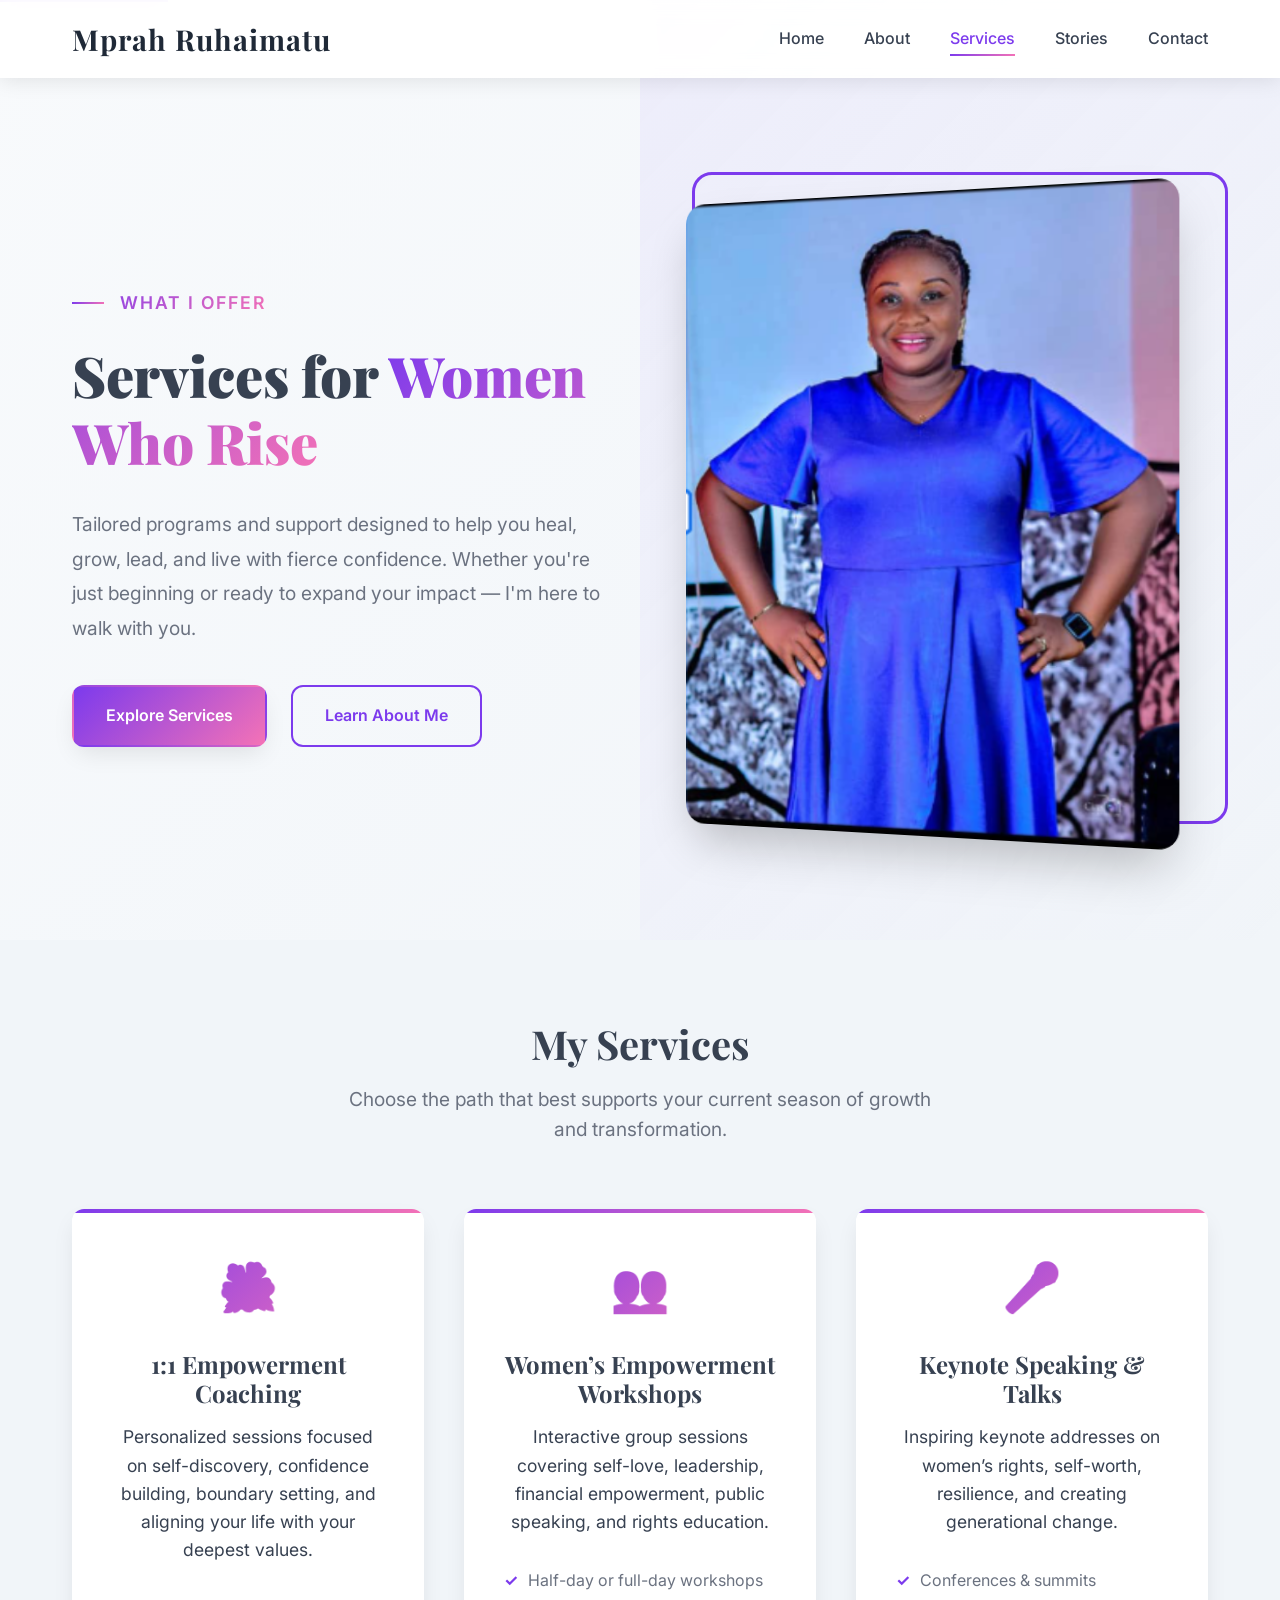
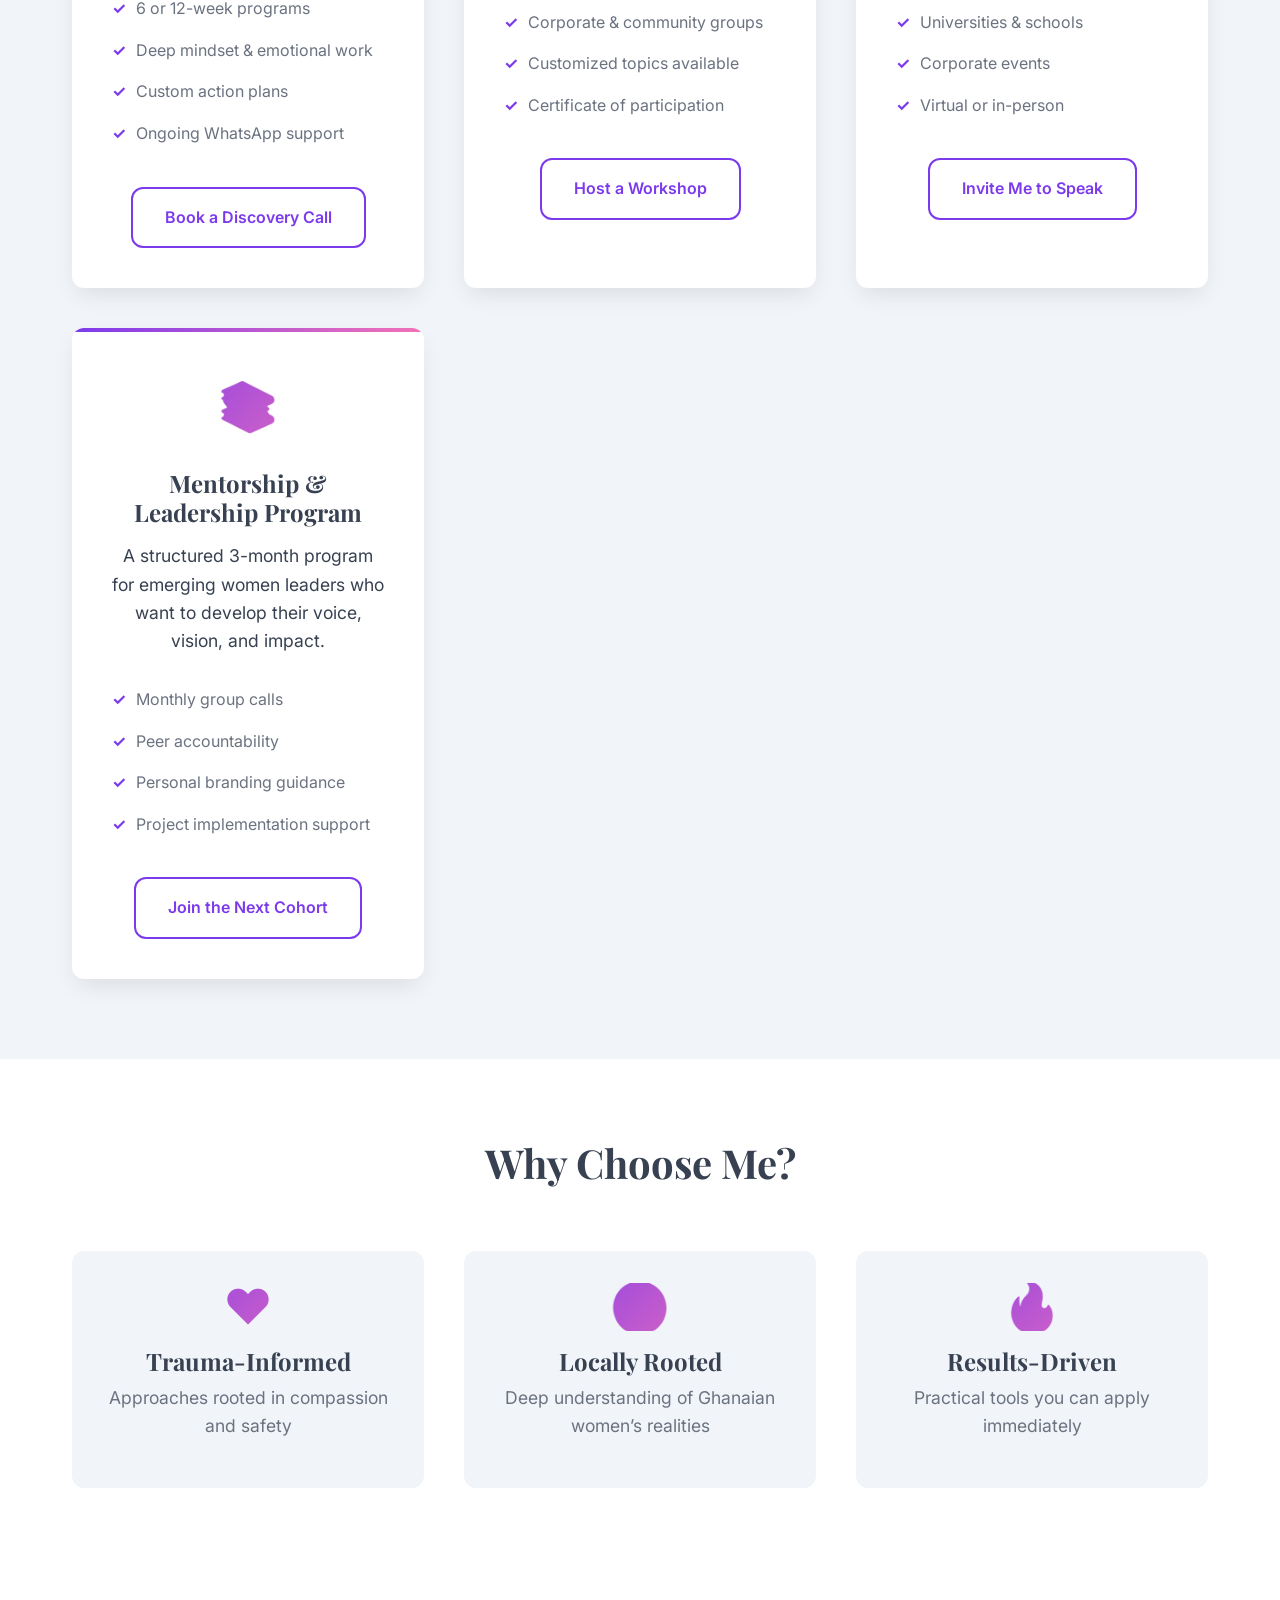
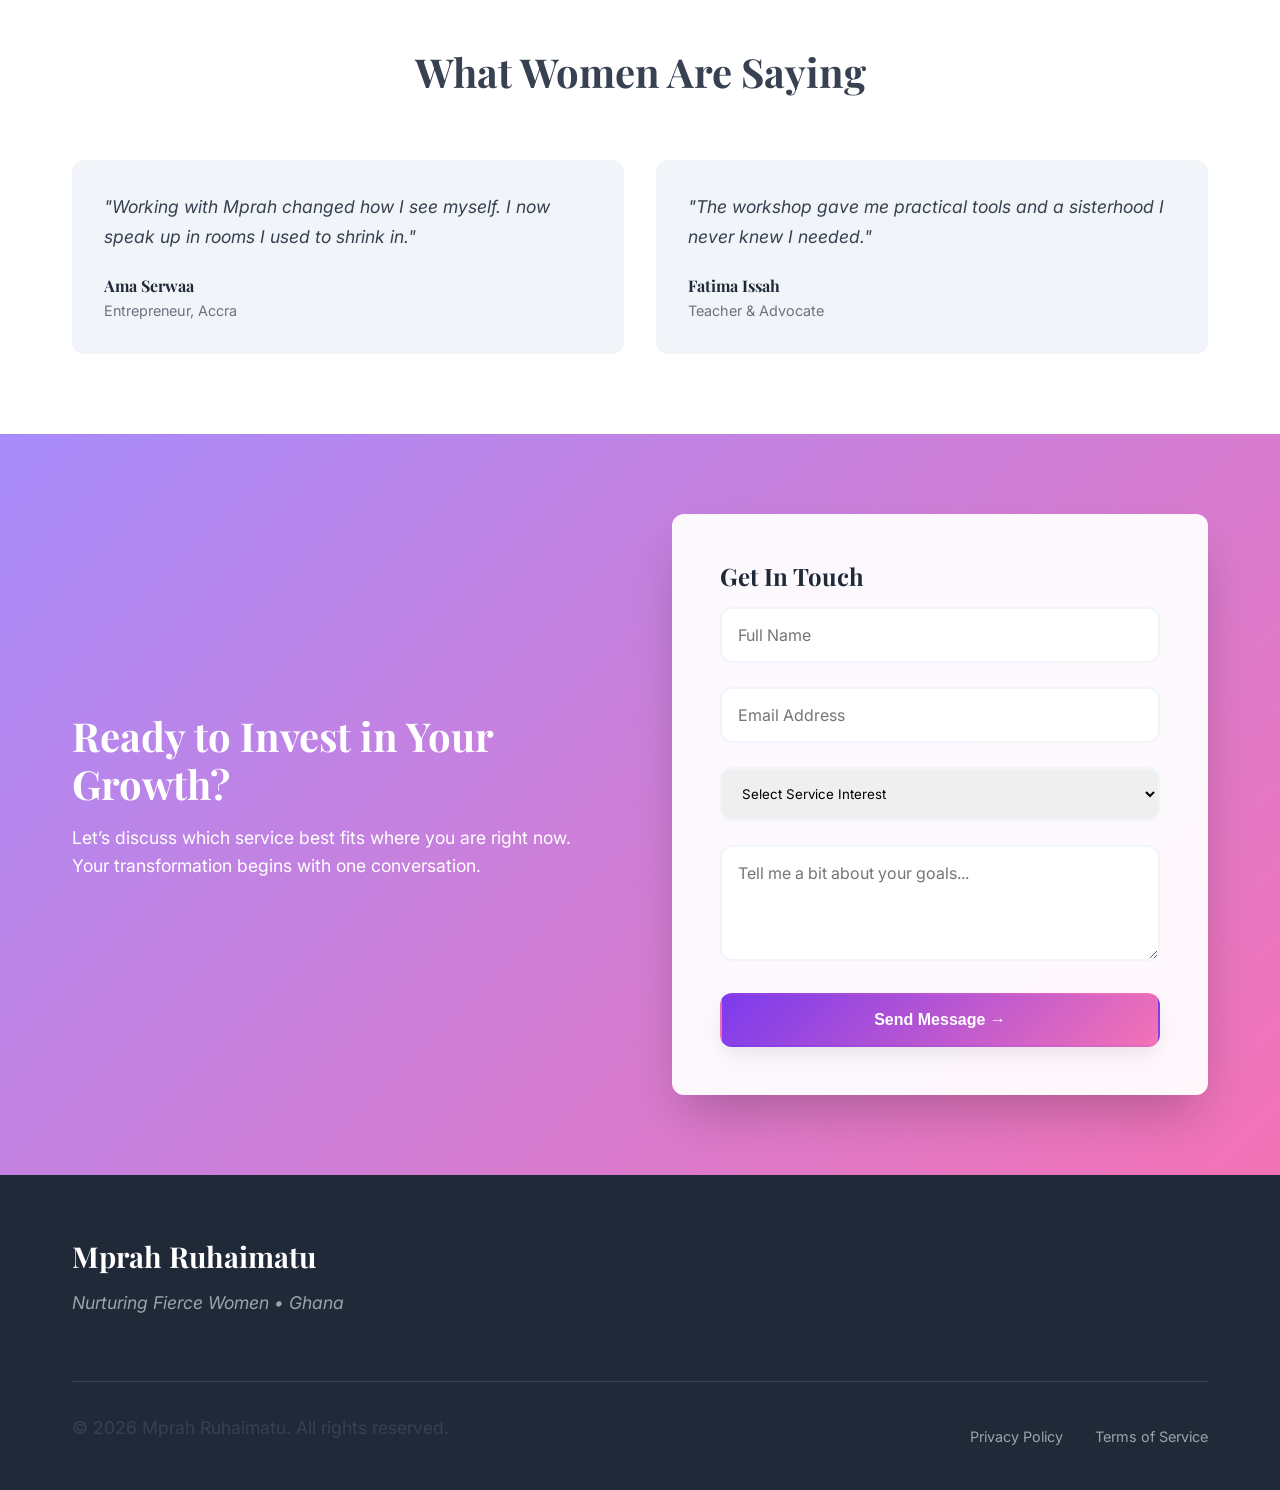
<file: services.html>
<!DOCTYPE html>
<html lang="en">

<head>
    <meta charset="UTF-8">
    <meta name="viewport" content="width=device-width, initial-scale=1.0">
    <title>Services | Mprah Ruhaimatu - Women's Empowerment</title>
    <link rel="stylesheet" href="styles/style.css">
    <link
        href="https://fonts.googleapis.com/css2?family=Inter:wght@400;500;600&family=Playfair+Display:wght@700;900&display=swap"
        rel="stylesheet">
</head>

<body>

    <!-- Skip Link -->
    <a href="#main" class="skip-link">Skip to main content</a>

    <!-- Navigation -->
    <nav class="navbar">
        <div class="container">
            <div class="logo">
                <a href="index.html">Mprah Ruhaimatu</a>
            </div>
            <ul class="nav-links" id="navLinks">
                <li><a href="index.html">Home</a></li>
                <li><a href="about.html">About</a></li>
                <li><a href="services.html" aria-current="page">Services</a></li>
                <li><a href="stories.html">Stories</a></li>
                <li><a href="contact.html">Contact</a></li>
            </ul>
            <button class="menu-toggle" id="menuToggle" aria-label="Toggle menu">
                <span class="hamburger"></span>
            </button>
        </div>
    </nav>

    <!-- Hero Section -->
    <section class="hero" style="padding: 12rem 0 6rem; background: linear-gradient(135deg, #f8fafc 0%, #f1f5f9 100%);">
        <div class="container">
            <div class="hero-grid">
                <div class="hero-text">
                    <span class="sub-headline">What I Offer</span>
                    <h1>Services for <span class="highlight">Women Who Rise</span></h1>
                    <p class="hero-description">
                        Tailored programs and support designed to help you heal, grow, lead, and live with fierce
                        confidence.
                        Whether you're just beginning or ready to expand your impact — I'm here to walk with you.
                    </p>
                    <div class="cta-group">
                        <a href="#services" class="btn btn-primary">Explore Services</a>
                        <a href="about.html" class="btn btn-secondary">Learn About Me</a>
                    </div>
                </div>
                <div class="hero-image">
                    <img src="images/peace.PNG"
                        alt="Women empowerment workshop with Mprah Ruhaimatu" class="hero-img">
                    <div class="image-decoration"></div>
                </div>
            </div>
        </div>
    </section>

    <main id="main">

        <!-- Services Grid -->
        <section id="services" class="services">
            <div class="container">
                <div class="section-header">
                    <h2>My Services</h2>
                    <p class="section-subtitle">
                        Choose the path that best supports your current season of growth and transformation.
                    </p>
                </div>

                <div class="services-grid">

                    <!-- Service 1 -->
                    <div class="service-card">
                        <div class="service-icon">🌺</div>
                        <h3>1:1 Empowerment Coaching</h3>
                        <p>Personalized sessions focused on self-discovery, confidence building, boundary setting, and
                            aligning your life with your deepest values.</p>
                        <ul class="service-features">
                            <li>6 or 12-week programs</li>
                            <li>Deep mindset &amp; emotional work</li>
                            <li>Custom action plans</li>
                            <li>Ongoing WhatsApp support</li>
                        </ul>
                        <a href="#contact" class="btn btn-outline" style="margin-top: 2rem; display: inline-block;">Book
                            a Discovery Call</a>
                    </div>

                    <!-- Service 2 -->
                    <div class="service-card">
                        <div class="service-icon">👥</div>
                        <h3>Women’s Empowerment Workshops</h3>
                        <p>Interactive group sessions covering self-love, leadership, financial empowerment, public
                            speaking, and rights education.</p>
                        <ul class="service-features">
                            <li>Half-day or full-day workshops</li>
                            <li>Corporate &amp; community groups</li>
                            <li>Customized topics available</li>
                            <li>Certificate of participation</li>
                        </ul>
                        <a href="#contact" class="btn btn-outline" style="margin-top: 2rem; display: inline-block;">Host
                            a Workshop</a>
                    </div>

                    <!-- Service 3 -->
                    <div class="service-card">
                        <div class="service-icon">🎤</div>
                        <h3>Keynote Speaking &amp; Talks</h3>
                        <p>Inspiring keynote addresses on women’s rights, self-worth, resilience, and creating
                            generational change.</p>
                        <ul class="service-features">
                            <li>Conferences &amp; summits</li>
                            <li>Universities &amp; schools</li>
                            <li>Corporate events</li>
                            <li>Virtual or in-person</li>
                        </ul>
                        <a href="#contact" class="btn btn-outline"
                            style="margin-top: 2rem; display: inline-block;">Invite Me to Speak</a>
                    </div>

                    <!-- Service 4 -->
                    <div class="service-card">
                        <div class="service-icon">📚</div>
                        <h3>Mentorship &amp; Leadership Program</h3>
                        <p>A structured 3-month program for emerging women leaders who want to develop their voice,
                            vision, and impact.</p>
                        <ul class="service-features">
                            <li>Monthly group calls</li>
                            <li>Peer accountability</li>
                            <li>Personal branding guidance</li>
                            <li>Project implementation support</li>
                        </ul>
                        <a href="#contact" class="btn btn-outline" style="margin-top: 2rem; display: inline-block;">Join
                            the Next Cohort</a>
                    </div>

                </div>
            </div>
        </section>

        <!-- Why Work With Me -->
        <section style="background: var(--white); padding: 5rem 0;">
            <div class="container">
                <div class="section-header">
                    <h2>Why Choose Me?</h2>
                </div>
                <div
                    style="display: grid; grid-template-columns: repeat(auto-fit, minmax(280px, 1fr)); gap: 2.5rem; text-align: center;">
                    <div class="stat">
                        <span class="stat-number">❤️</span>
                        <h3 style="margin: 1rem 0 0.5rem;">Trauma-Informed</h3>
                        <p style="color: var(--text-light);">Approaches rooted in compassion and safety</p>
                    </div>
                    <div class="stat">
                        <span class="stat-number">🌍</span>
                        <h3 style="margin: 1rem 0 0.5rem;">Locally Rooted</h3>
                        <p style="color: var(--text-light);">Deep understanding of Ghanaian women’s realities</p>
                    </div>
                    <div class="stat">
                        <span class="stat-number">🔥</span>
                        <h3 style="margin: 1rem 0 0.5rem;">Results-Driven</h3>
                        <p style="color: var(--text-light);">Practical tools you can apply immediately</p>
                    </div>
                </div>
            </div>
        </section>

        <!-- Testimonials Snippet -->
        <section class="testimonials">
            <div class="container">
                <div class="section-header">
                    <h2>What Women Are Saying</h2>
                </div>
                <div class="testimonials-grid">
                    <div class="testimonial-card">
                        <p class="testimonial-content">
                            "Working with Mprah changed how I see myself. I now speak up in rooms I used to shrink in."
                        </p>
                        <div class="testimonial-author">
                            <h4>Ama Serwaa</h4>
                            <span>Entrepreneur, Accra</span>
                        </div>
                    </div>
                    <div class="testimonial-card">
                        <p class="testimonial-content">
                            "The workshop gave me practical tools and a sisterhood I never knew I needed."
                        </p>
                        <div class="testimonial-author">
                            <h4>Fatima Issah</h4>
                            <span>Teacher &amp; Advocate</span>
                        </div>
                    </div>
                </div>
            </div>
        </section>

        <!-- Final CTA -->
        <section class="contact-form-section">
            <div class="container">
                <div class="contact-form-wrapper">
                    <div class="contact-form-text">
                        <h2>Ready to Invest in Your Growth?</h2>
                        <p>Let’s discuss which service best fits where you are right now. Your transformation begins
                            with one conversation.</p>
                    </div>

                    <div class="contact-form">
                        <h3 style="color: var(--dark);">Get In Touch</h3>
                        <form action="#" method="POST">
                            <div class="form-group">
                                <input type="text" placeholder="Full Name" required>
                            </div>
                            <div class="form-group">
                                <input type="email" placeholder="Email Address" required>
                            </div>
                            <div class="form-group">
                                <select
                                    style="width: 100%; padding: 1rem; border: 2px solid var(--light-gray); border-radius: var(--radius); font-family: 'Inter', sans-serif;">
                                    <option value="">Select Service Interest</option>
                                    <option>1:1 Empowerment Coaching</option>
                                    <option>Women’s Workshop</option>
                                    <option>Keynote Speaking</option>
                                    <option>Mentorship Program</option>
                                    <option>Other</option>
                                </select>
                            </div>
                            <div class="form-group">
                                <textarea rows="4" placeholder="Tell me a bit about your goals..."></textarea>
                            </div>
                            <button type="submit" class="btn btn-primary" style="width: 100%;">Send Message →</button>
                        </form>
                    </div>
                </div>
            </div>
        </section>

    </main>

    <!-- Footer -->
    <footer>
        <div class="container">
            <div class="footer-grid">
                <div class="footer-info">
                    <h3>Mprah Ruhaimatu</h3>
                    <p class="footer-tagline">Nurturing Fierce Women • Ghana</p>
                </div>
            </div>
            <div class="footer-bottom">
                <p>&copy; 2026 Mprah Ruhaimatu. All rights reserved.</p>
                <div class="legal-links">
                    <a href="#">Privacy Policy</a>
                    <a href="#">Terms of Service</a>
                </div>
            </div>
        </div>
    </footer>

    <script>
        // Mobile Menu Toggle
        const menuToggle = document.getElementById('menuToggle');
        const navLinks = document.getElementById('navLinks');

        menuToggle.addEventListener('click', () => {
            navLinks.classList.toggle('active');
            menuToggle.classList.toggle('active');
        });
    </script>
</body>

</html>
</file>
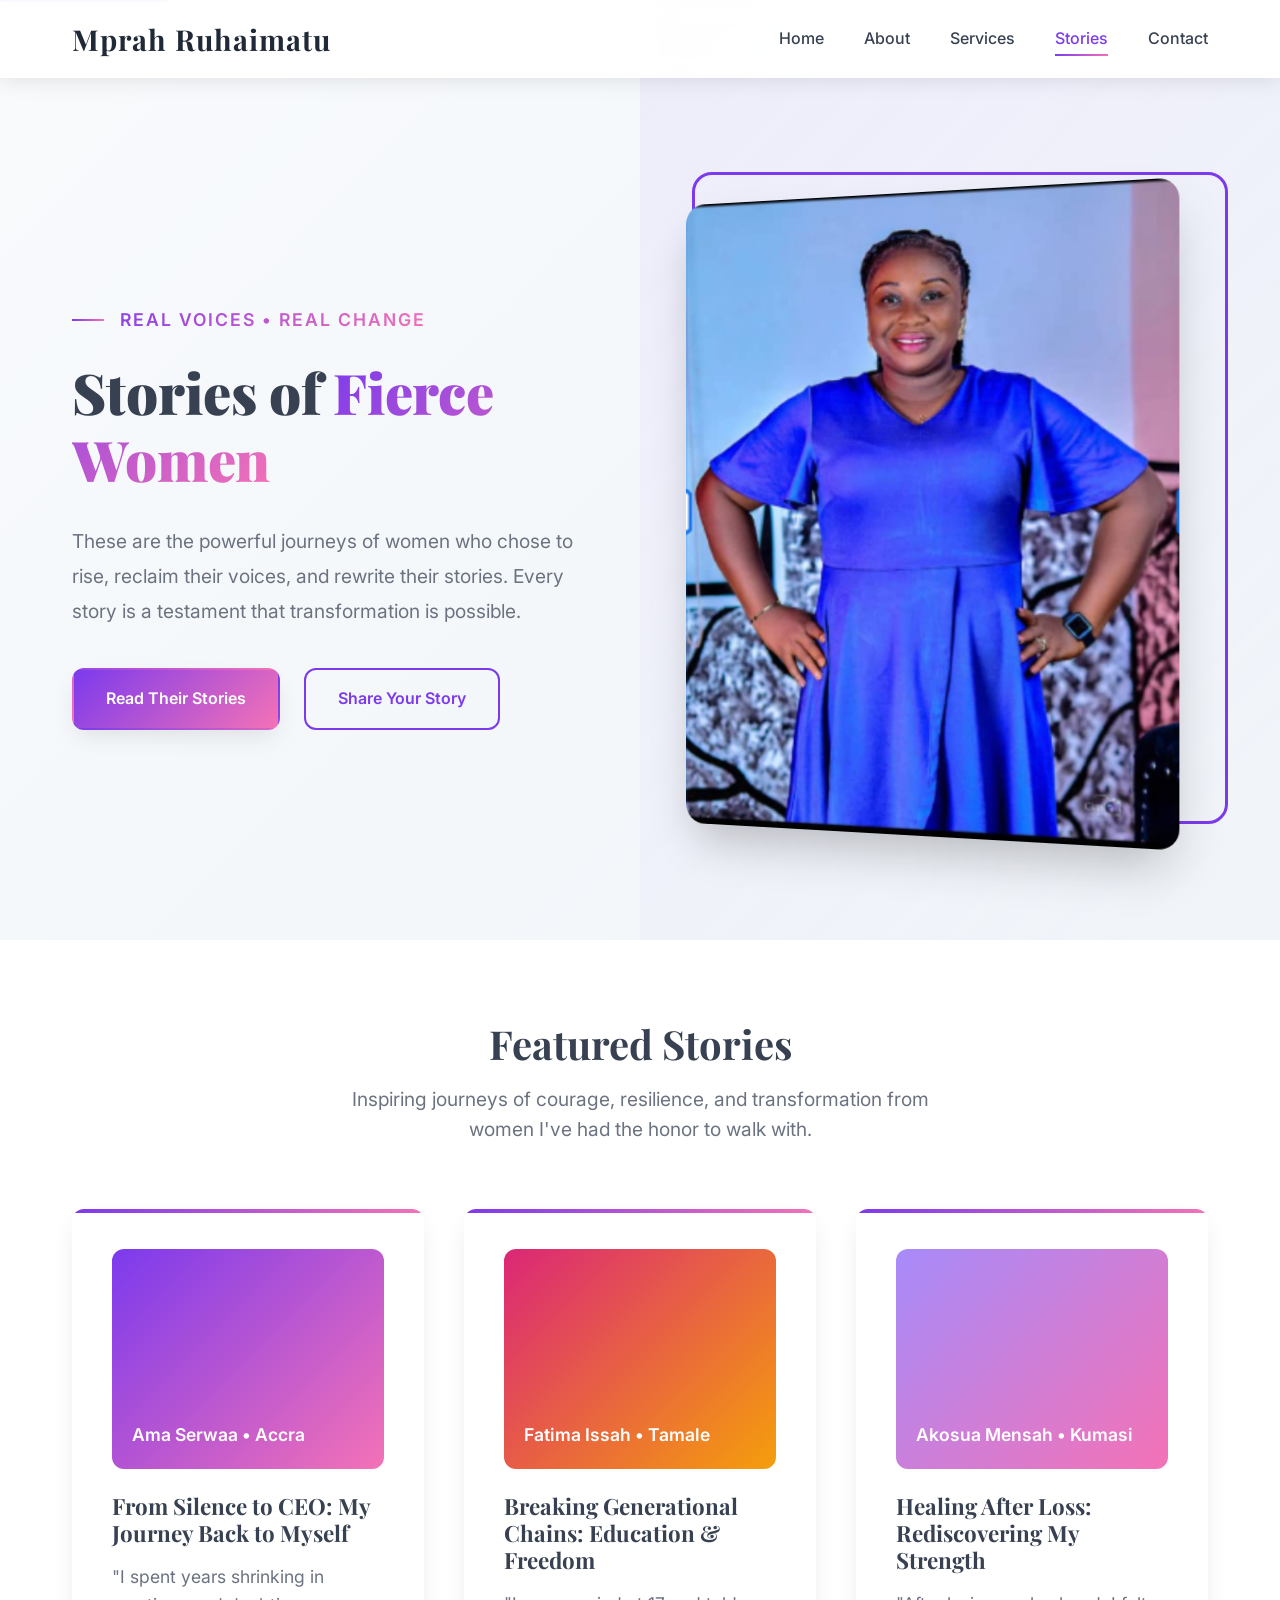
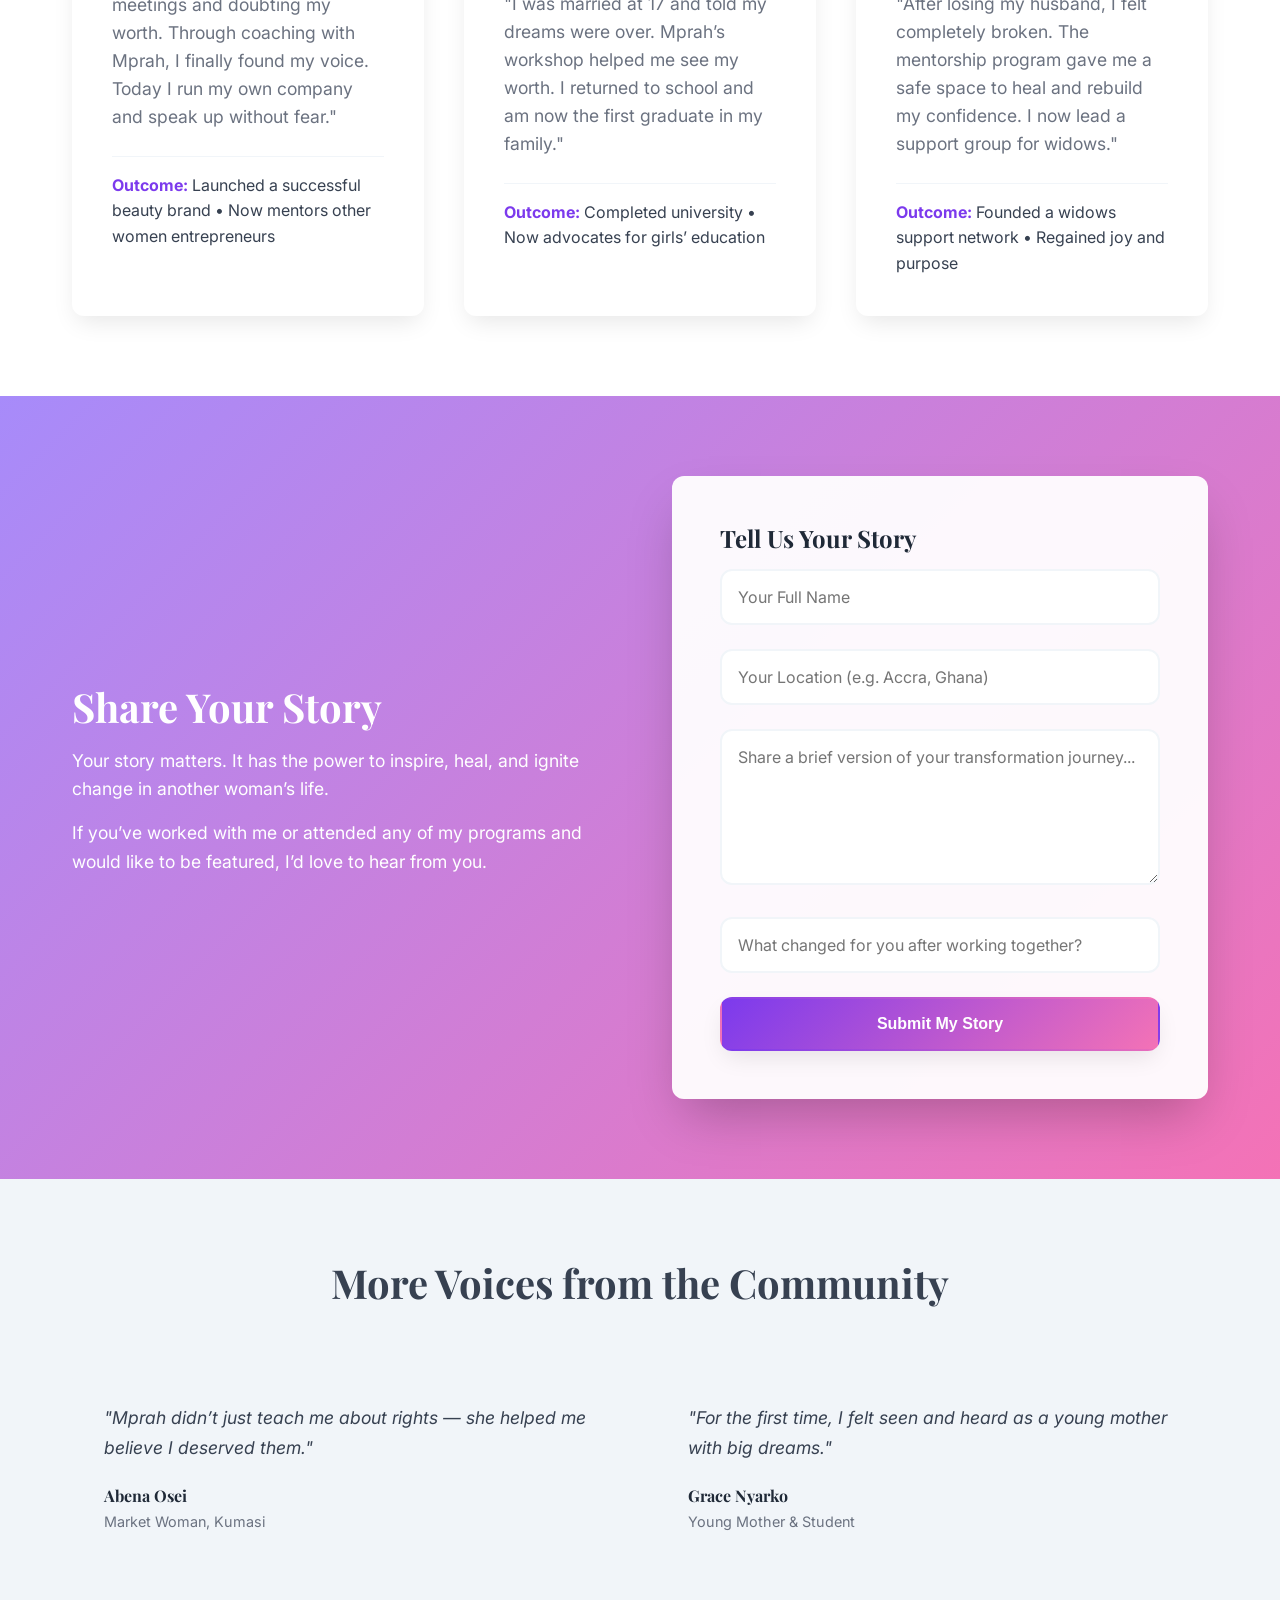
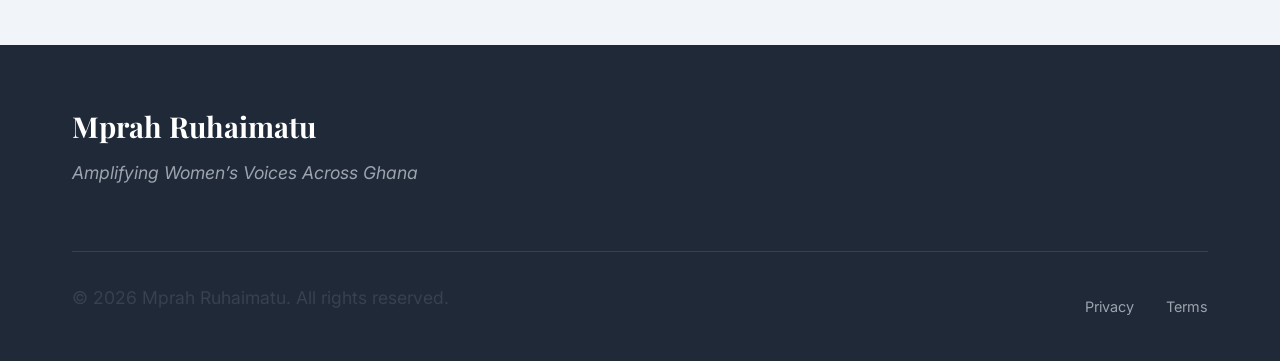
<file: stories.html>
<!DOCTYPE html>
<html lang="en">

<head>
    <meta charset="UTF-8">
    <meta name="viewport" content="width=device-width, initial-scale=1.0">
    <title>Stories | Mprah Ruhaimatu - Women's Empowerment</title>
    <link rel="stylesheet" href="styles/style.css">
    <link
        href="https://fonts.googleapis.com/css2?family=Inter:wght@400;500;600&family=Playfair+Display:wght@700;900&display=swap"
        rel="stylesheet">
</head>

<body>

    <!-- Skip Link -->
    <a href="#main" class="skip-link">Skip to main content</a>

    <!-- Navigation -->
    <nav class="navbar">
        <div class="container">
            <div class="logo">
                <a href="index.html">Mprah Ruhaimatu</a>
            </div>
            <ul class="nav-links" id="navLinks">
                <li><a href="index.html">Home</a></li>
                <li><a href="about.html">About</a></li>
                <li><a href="services.html">Services</a></li>
                <li><a href="stories.html" aria-current="page">Stories</a></li>
                <li><a href="contact.html">Contact</a></li>
            </ul>
            <button class="menu-toggle" id="menuToggle" aria-label="Toggle menu">
                <span class="hamburger"></span>
            </button>
        </div>
    </nav>

    <!-- Hero Section -->
    <section class="hero" style="padding: 12rem 0 6rem;">
        <div class="container">
            <div class="hero-grid">
                <div class="hero-text">
                    <span class="sub-headline">Real Voices • Real Change</span>
                    <h1>Stories of <span class="highlight">Fierce Women</span></h1>
                    <p class="hero-description">
                        These are the powerful journeys of women who chose to rise, reclaim their voices,
                        and rewrite their stories. Every story is a testament that transformation is possible.
                    </p>
                    <div class="cta-group">
                        <a href="#stories-grid" class="btn btn-primary">Read Their Stories</a>
                        <a href="#share-your-story" class="btn btn-secondary">Share Your Story</a>
                    </div>
                </div>
                <div class="hero-image">
                    <img src="images/peace.PNG"
                        alt="Women sharing their empowerment stories" class="hero-img">
                    <div class="image-decoration"></div>
                </div>
            </div>
        </div>
    </section>

    <main id="main">

        <!-- Stories Grid -->
        <section id="stories-grid" class="services" style="background: var(--white);">
            <div class="container">
                <div class="section-header">
                    <h2>Featured Stories</h2>
                    <p class="section-subtitle">
                        Inspiring journeys of courage, resilience, and transformation from women I've had the honor to
                        walk with.
                    </p>
                </div>

                <div class="services-grid" style="grid-template-columns: repeat(auto-fit, minmax(320px, 1fr));">

                    <!-- Story Card 1 -->
                    <div class="service-card" style="text-align: left;">
                        <div
                            style="height: 220px; background: linear-gradient(135deg, #7c3aed, #f472b6); border-radius: var(--radius); margin-bottom: 1.5rem; position: relative; overflow: hidden;">
                            <div
                                style="position: absolute; bottom: 20px; left: 20px; color: white; font-size: 1.1rem; font-weight: 600;">
                                Ama Serwaa • Accra
                            </div>
                        </div>
                        <h3 style="font-size: 1.4rem;">From Silence to CEO: My Journey Back to Myself</h3>
                        <p style="color: var(--text-light); margin: 1rem 0;">
                            "I spent years shrinking in meetings and doubting my worth. Through coaching with Mprah,
                            I finally found my voice. Today I run my own company and speak up without fear."
                        </p>
                        <div style="margin-top: 1.5rem; padding-top: 1rem; border-top: 1px solid var(--light-gray);">
                            <strong style="color: var(--primary);">Outcome:</strong> Launched a successful beauty brand
                            • Now mentors other women entrepreneurs
                        </div>
                    </div>

                    <!-- Story Card 2 -->
                    <div class="service-card" style="text-align: left;">
                        <div
                            style="height: 220px; background: linear-gradient(135deg, #db2777, #f59e0b); border-radius: var(--radius); margin-bottom: 1.5rem; position: relative; overflow: hidden;">
                            <div
                                style="position: absolute; bottom: 20px; left: 20px; color: white; font-size: 1.1rem; font-weight: 600;">
                                Fatima Issah • Tamale
                            </div>
                        </div>
                        <h3 style="font-size: 1.4rem;">Breaking Generational Chains: Education &amp; Freedom</h3>
                        <p style="color: var(--text-light); margin: 1rem 0;">
                            "I was married at 17 and told my dreams were over. Mprah’s workshop helped me see my worth.
                            I returned to school and am now the first graduate in my family."
                        </p>
                        <div style="margin-top: 1.5rem; padding-top: 1rem; border-top: 1px solid var(--light-gray);">
                            <strong style="color: var(--primary);">Outcome:</strong> Completed university • Now
                            advocates for girls’ education
                        </div>
                    </div>

                    <!-- Story Card 3 -->
                    <div class="service-card" style="text-align: left;">
                        <div
                            style="height: 220px; background: linear-gradient(135deg, #a78bfa, #f472b6); border-radius: var(--radius); margin-bottom: 1.5rem; position: relative; overflow: hidden;">
                            <div
                                style="position: absolute; bottom: 20px; left: 20px; color: white; font-size: 1.1rem; font-weight: 600;">
                                Akosua Mensah • Kumasi
                            </div>
                        </div>
                        <h3 style="font-size: 1.4rem;">Healing After Loss: Rediscovering My Strength</h3>
                        <p style="color: var(--text-light); margin: 1rem 0;">
                            "After losing my husband, I felt completely broken. The mentorship program gave me a safe
                            space to heal
                            and rebuild my confidence. I now lead a support group for widows."
                        </p>
                        <div style="margin-top: 1.5rem; padding-top: 1rem; border-top: 1px solid var(--light-gray);">
                            <strong style="color: var(--primary);">Outcome:</strong> Founded a widows support network •
                            Regained joy and purpose
                        </div>
                    </div>

                </div>
            </div>
        </section>

        <!-- Share Your Story CTA -->
        <section id="share-your-story" class="contact-form-section">
            <div class="container">
                <div class="contact-form-wrapper">
                    <div class="contact-form-text">
                        <h2>Share Your Story</h2>
                        <p>Your story matters. It has the power to inspire, heal, and ignite change in another woman’s
                            life.</p>
                        <p style="margin-top: 1rem;">If you’ve worked with me or attended any of my programs and would
                            like to be featured, I’d love to hear from you.</p>
                    </div>

                    <div class="contact-form">
                        <h3 style="color: var(--dark);">Tell Us Your Story</h3>
                        <form action="#" method="POST">
                            <div class="form-group">
                                <input type="text" placeholder="Your Full Name" required>
                            </div>
                            <div class="form-group">
                                <input type="text" placeholder="Your Location (e.g. Accra, Ghana)" required>
                            </div>
                            <div class="form-group">
                                <textarea rows="6"
                                    placeholder="Share a brief version of your transformation journey..."></textarea>
                            </div>
                            <div class="form-group">
                                <input type="text" placeholder="What changed for you after working together?">
                            </div>
                            <button type="submit" class="btn btn-primary" style="width: 100%;">Submit My Story</button>
                        </form>
                    </div>
                </div>
            </div>
        </section>

        <!-- More Stories Teaser -->
        <section style="background: var(--light-gray); padding: 5rem 0;">
            <div class="container">
                <div class="section-header">
                    <h2>More Voices from the Community</h2>
                </div>
                <div class="testimonials-grid">
                    <div class="testimonial-card">
                        <p class="testimonial-content">
                            "Mprah didn’t just teach me about rights — she helped me believe I deserved them."
                        </p>
                        <div class="testimonial-author">
                            <h4>Abena Osei</h4>
                            <span>Market Woman, Kumasi</span>
                        </div>
                    </div>
                    <div class="testimonial-card">
                        <p class="testimonial-content">
                            "For the first time, I felt seen and heard as a young mother with big dreams."
                        </p>
                        <div class="testimonial-author">
                            <h4>Grace Nyarko</h4>
                            <span>Young Mother &amp; Student</span>
                        </div>
                    </div>
                </div>
            </div>
        </section>

    </main>

    <!-- Footer -->
    <footer>
        <div class="container">
            <div class="footer-grid">
                <div class="footer-info">
                    <h3>Mprah Ruhaimatu</h3>
                    <p class="footer-tagline">Amplifying Women’s Voices Across Ghana</p>
                </div>
            </div>
            <div class="footer-bottom">
                <p>&copy; 2026 Mprah Ruhaimatu. All rights reserved.</p>
                <div class="legal-links">
                    <a href="#">Privacy</a>
                    <a href="#">Terms</a>
                </div>
            </div>
        </div>
    </footer>

    <script>
        // Mobile Menu Toggle
        const menuToggle = document.getElementById('menuToggle');
        const navLinks = document.getElementById('navLinks');

        menuToggle.addEventListener('click', () => {
            navLinks.classList.toggle('active');
            menuToggle.classList.toggle('active');
        });
    </script>
</body>

</html>
</file>
<file: styles/style.css>
/* Reset and Base Styles */
* {
    margin: 0;
    padding: 0;
    box-sizing: border-box;
}

:root {
    --primary: #7c3aed;
    --primary-dark: #5b21b6;
    --primary-light: #a78bfa;
    --secondary: #f472b6;
    --secondary-dark: #db2777;
    --accent: #f59e0b;
    --accent-dark: #d97706;
    --dark: #1f2937;
    --dark-gray: #374151;
    --light: #f8fafc;
    --light-gray: #f1f5f9;
    --text: #374151;
    --text-light: #6b7280;
    --white: #ffffff;
    --shadow: 0 10px 25px -5px rgba(0, 0, 0, 0.1);
    --shadow-lg: 0 20px 40px -15px rgba(0, 0, 0, 0.2);
    --shadow-xl: 0 25px 50px -12px rgba(0, 0, 0, 0.25);
    --radius: 12px;
    --radius-lg: 20px;
    --gradient: linear-gradient(135deg, #7c3aed 0%, #f472b6 100%);
    --gradient-dark: linear-gradient(135deg, #5b21b6 0%, #db2777 100%);
    --transition: all 0.3s cubic-bezier(0.4, 0, 0.2, 1);
    --transition-slow: all 0.5s cubic-bezier(0.4, 0, 0.2, 1);
}

html {
    scroll-behavior: smooth;
}

body {
    font-family: 'Inter', sans-serif;
    line-height: 1.6;
    color: var(--text);
    background: var(--light);
    overflow-x: hidden;
}

h1,
h2,
h3,
h4,
h5,
h6 {
    font-family: 'Playfair Display', serif;
    font-weight: 700;
    line-height: 1.2;
    margin-bottom: 1rem;
}

h1 {
    font-size: 3.5rem;
    font-weight: 900;
}

h2 {
    font-size: 2.5rem;
    margin-bottom: 1rem;
}

h3 {
    font-size: 1.5rem;
}

p {
    margin-bottom: 1rem;
    font-size: 1.1rem;
    color: var(--text);
}

a {
    text-decoration: none;
    color: inherit;
    transition: var(--transition);
}

.container {
    max-width: 1200px;
    margin: 0 auto;
    padding: 0 2rem;
}

section {
    padding: 5rem 0;
}

/* Skip Link */
.skip-link {
    position: absolute;
    top: -40px;
    left: 0;
    background: var(--primary);
    color: white;
    padding: 8px;
    z-index: 1000;
    text-decoration: none;
}

.skip-link:focus {
    top: 0;
}

/* Navigation */
.navbar {
    position: fixed;
    top: 0;
    left: 0;
    right: 0;
    background: rgba(255, 255, 255, 0.95);
    backdrop-filter: blur(10px);
    z-index: 1000;
    padding: 1rem 0;
    box-shadow: 0 2px 20px rgba(0, 0, 0, 0.1);
}

.navbar .container {
    display: flex;
    justify-content: space-between;
    align-items: center;
}

.logo a {
    font-family: 'Playfair Display', serif;
    font-size: 1.8rem;
    font-weight: 700;
    color: var(--dark);
    letter-spacing: 1px;
    position: relative;
}

.logo a::after {
    content: '';
    position: absolute;
    bottom: -5px;
    left: 0;
    width: 0;
    height: 2px;
    background: var(--gradient);
    transition: var(--transition);
}

.logo a:hover::after {
    width: 100%;
}

.nav-links {
    display: flex;
    list-style: none;
    gap: 2.5rem;
}

.nav-links a {
    color: var(--dark-gray);
    font-weight: 500;
    position: relative;
    padding: 0.5rem 0;
}

.nav-links a::after {
    content: '';
    position: absolute;
    bottom: 0;
    left: 0;
    width: 0;
    height: 2px;
    background: var(--gradient);
    transition: var(--transition);
}

.nav-links a:hover::after,
.nav-links a[aria-current="page"]::after {
    width: 100%;
}

.nav-links a:hover,
.nav-links a[aria-current="page"] {
    color: var(--primary);
}

.menu-toggle {
    display: none;
    background: none;
    border: none;
    cursor: pointer;
    padding: 0.5rem;
}

.hamburger {
    display: block;
    width: 24px;
    height: 2px;
    background: var(--dark);
    position: relative;
    transition: var(--transition);
}

.hamburger::before,
.hamburger::after {
    content: '';
    position: absolute;
    width: 100%;
    height: 2px;
    background: var(--dark);
    transition: var(--transition);
}

.hamburger::before {
    top: -6px;
}

.hamburger::after {
    bottom: -6px;
}

/* Hero Section */
.hero {
    padding: 10rem 0 5rem;
    background: linear-gradient(135deg, #f8fafc 0%, #f1f5f9 100%);
    position: relative;
    overflow: hidden;
}

.hero::before {
    content: '';
    position: absolute;
    top: 0;
    right: 0;
    width: 50%;
    height: 100%;
    background: linear-gradient(135deg, var(--primary-light) 0%, transparent 100%);
    opacity: 0.1;
    z-index: 1;
}

.hero-grid {
    display: grid;
    grid-template-columns: 1fr 1fr;
    gap: 4rem;
    align-items: center;
    position: relative;
    z-index: 2;
}

.hero-text {
    max-width: 600px;
}

.sub-headline {
    display: inline-block;
    background: var(--gradient);
    -webkit-background-clip: text;
    background-clip: text;
    color: transparent;
    font-weight: 600;
    font-size: 1.1rem;
    letter-spacing: 2px;
    text-transform: uppercase;
    margin-bottom: 1.5rem;
    position: relative;
    padding-left: 3rem;
}

.sub-headline::before {
    content: '';
    position: absolute;
    left: 0;
    top: 50%;
    transform: translateY(-50%);
    width: 2rem;
    height: 2px;
    background: var(--gradient);
}

.hero-description {
    font-size: 1.2rem;
    color: var(--text-light);
    margin: 2rem 0;
    line-height: 1.8;
}

.cta-group {
    display: flex;
    gap: 1.5rem;
    margin-top: 2.5rem;
}

.hero-image {
    position: relative;
}

.hero-img {
    width: 100%;
    max-width: 500px;
    border-radius: var(--radius-lg);
    box-shadow: var(--shadow-xl);
    transform: perspective(1000px) rotateY(-10deg);
    transition: var(--transition-slow);
}

.hero-img:hover {
    transform: perspective(1000px) rotateY(0deg);
}

.image-decoration {
    position: absolute;
    top: -20px;
    right: -20px;
    width: 100%;
    height: 100%;
    border: 3px solid var(--primary);
    border-radius: var(--radius-lg);
    z-index: -1;
}

/* Buttons */
.btn {
    display: inline-flex;
    align-items: center;
    justify-content: center;
    padding: 1rem 2rem;
    border-radius: var(--radius);
    font-weight: 600;
    font-size: 1rem;
    transition: var(--transition);
    border: 2px solid transparent;
    cursor: pointer;
    gap: 0.5rem;
}

.btn-primary {
    background: var(--gradient);
    color: white;
    box-shadow: var(--shadow);
}

.btn-primary:hover {
    background: var(--gradient-dark);
    transform: translateY(-3px);
    box-shadow: var(--shadow-lg);
}

.btn-secondary {
    background: transparent;
    color: var(--primary);
    border-color: var(--primary);
}

.btn-secondary:hover {
    background: var(--primary);
    color: white;
    transform: translateY(-3px);
}

.btn-outline {
    background: transparent;
    color: var(--primary);
    border: 2px solid var(--primary);
}

.btn-outline:hover {
    background: var(--primary);
    color: white;
}

/* Section Headers */
.section-header {
    text-align: center;
    margin-bottom: 4rem;
}

.section-subtitle {
    color: var(--text-light);
    font-size: 1.2rem;
    max-width: 600px;
    margin: 0 auto;
}

.highlight {
    background: var(--gradient);
    -webkit-background-clip: text;
    background-clip: text;
    color: transparent;
    position: relative;
}

/* About Section */
.about-brief {
    background: var(--white);
}

.about-content {
    display: grid;
    grid-template-columns: 2fr 1fr;
    gap: 4rem;
    align-items: start;
}

.about-text p {
    font-size: 1.2rem;
    line-height: 1.8;
    margin-bottom: 2rem;
}

.about-stats {
    display: grid;
    gap: 2rem;
}

.stat {
    text-align: center;
    padding: 2rem;
    background: var(--light-gray);
    border-radius: var(--radius);
    transition: var(--transition);
}

.stat:hover {
    transform: translateY(-5px);
    box-shadow: var(--shadow);
}

.stat-number {
    display: block;
    font-size: 3rem;
    font-weight: 700;
    background: var(--gradient);
    -webkit-background-clip: text;
    background-clip: text;
    color: transparent;
    line-height: 1;
    margin-bottom: 0.5rem;
}

.stat-label {
    font-size: 1.1rem;
    color: var(--text-light);
    font-weight: 500;
}

/* Services Section */
.services {
    background: var(--light-gray);
}

.services-grid {
    display: grid;
    grid-template-columns: repeat(auto-fit, minmax(280px, 1fr));
    gap: 2.5rem;
}

.service-card {
    background: var(--white);
    padding: 2.5rem;
    border-radius: var(--radius);
    text-align: center;
    transition: var(--transition);
    position: relative;
    overflow: hidden;
    box-shadow: var(--shadow);
}

.service-card::before {
    content: '';
    position: absolute;
    top: 0;
    left: 0;
    width: 100%;
    height: 4px;
    background: var(--gradient);
}

.service-card:hover {
    transform: translateY(-10px);
    box-shadow: var(--shadow-lg);
}

.service-icon {
    font-size: 3rem;
    margin-bottom: 1.5rem;
    background: var(--gradient);
    -webkit-background-clip: text;
    background-clip: text;
    color: transparent;
}

.service-card h3 {
    margin-bottom: 1rem;
}

.service-features {
    list-style: none;
    margin-top: 1.5rem;
    text-align: left;
}

.service-features li {
    padding: 0.5rem 0;
    color: var(--text-light);
    position: relative;
    padding-left: 1.5rem;
}

.service-features li::before {
    content: '✓';
    position: absolute;
    left: 0;
    color: var(--primary);
    font-weight: bold;
}

/* Testimonials */
.testimonials {
    background: var(--white);
}

.testimonials-grid {
    display: grid;
    grid-template-columns: repeat(auto-fit, minmax(300px, 1fr));
    gap: 2rem;
}

.testimonial-card {
    background: var(--light-gray);
    padding: 2rem;
    border-radius: var(--radius);
    position: relative;
    transition: var(--transition);
}

.testimonial-card:hover {
    transform: translateY(-5px);
    box-shadow: var(--shadow);
}

.testimonial-content {
    font-style: italic;
    font-size: 1.1rem;
    line-height: 1.7;
    margin-bottom: 1.5rem;
    color: var(--text);
}

.testimonial-author {
    display: flex;
    flex-direction: column;
}

.testimonial-author h4 {
    color: var(--dark);
    margin-bottom: 0.25rem;
}

.testimonial-author span {
    color: var(--text-light);
    font-size: 0.9rem;
}

/* Contact Form */
.contact-form-section {
    background: linear-gradient(135deg, var(--primary-light) 0%, var(--secondary) 100%);
    color: white;
}

.contact-form-wrapper {
    display: grid;
    grid-template-columns: 1fr 1fr;
    gap: 4rem;
    align-items: center;
}

.contact-form-text h2,
.contact-form-text p {
    color: white;
}

.contact-info {
    margin-top: 2rem;
}

.contact-item {
    display: flex;
    align-items: center;
    gap: 1rem;
    margin-bottom: 1rem;
}

.contact-item i {
    font-size: 1.5rem;
    background: rgba(255, 255, 255, 0.2);
    padding: 1rem;
    border-radius: 50%;
}

.contact-form {
    background: rgba(255, 255, 255, 0.95);
    padding: 3rem;
    border-radius: var(--radius);
    box-shadow: var(--shadow-xl);
}

.form-group {
    margin-bottom: 1.5rem;
}

.form-group input,
.form-group textarea {
    width: 100%;
    padding: 1rem;
    border: 2px solid var(--light-gray);
    border-radius: var(--radius);
    font-family: 'Inter', sans-serif;
    font-size: 1rem;
    transition: var(--transition);
}

.form-group input:focus,
.form-group textarea:focus {
    outline: none;
    border-color: var(--primary);
    box-shadow: 0 0 0 3px rgba(124, 58, 237, 0.1);
}

/* Footer */
footer {
    background: var(--dark);
    color: white;
    padding: 4rem 0 2rem;
}

.footer-grid {
    display: grid;
    grid-template-columns: repeat(auto-fit, minmax(250px, 1fr));
    gap: 3rem;
    margin-bottom: 3rem;
}

.footer-info h3 {
    color: white;
    font-size: 1.8rem;
}

.footer-tagline {
    color: #9ca3af;
    margin: 1rem 0;
    font-style: italic;
}

.contact-list {
    list-style: none;
    margin-top: 1.5rem;
}

.contact-list li {
    display: flex;
    align-items: center;
    gap: 1rem;
    margin-bottom: 1rem;
    color: #9ca3af;
}

.contact-list i {
    color: var(--primary-light);
    width: 20px;
}

.footer-links ul {
    list-style: none;
}

.footer-links li {
    margin-bottom: 0.75rem;
}

.footer-links a {
    color: #9ca3af;
    transition: var(--transition);
}

.footer-links a:hover {
    color: white;
    padding-left: 0.5rem;
}

.social-icons {
    display: flex;
    gap: 1rem;
    margin-top: 1rem;
}

.social-icons a {
    display: flex;
    align-items: center;
    justify-content: center;
    width: 40px;
    height: 40px;
    background: rgba(255, 255, 255, 0.1);
    border-radius: 50%;
    color: white;
    transition: var(--transition);
}

.social-icons a:hover {
    background: var(--primary);
    transform: translateY(-3px);
}

.footer-bottom {
    border-top: 1px solid #374151;
    padding-top: 2rem;
    display: flex;
    justify-content: space-between;
    align-items: center;
    flex-wrap: wrap;
    gap: 1rem;
}

.legal-links {
    display: flex;
    gap: 2rem;
}

.legal-links a {
    color: #9ca3af;
    font-size: 0.9rem;
}

.legal-links a:hover {
    color: white;
}

/* Responsive Design */
@media (max-width: 1024px) {
    h1 {
        font-size: 2.8rem;
    }

    h2 {
        font-size: 2.2rem;
    }

    .hero-grid {
        gap: 3rem;
    }
}

@media (max-width: 768px) {
    .container {
        padding: 0 1.5rem;
    }

    section {
        padding: 3rem 0;
    }

    h1 {
        font-size: 2.5rem;
    }

    h2 {
        font-size: 2rem;
    }

    .hero-grid,
    .contact-form-wrapper,
    .about-content {
        grid-template-columns: 1fr;
        gap: 3rem;
    }

    .nav-links {
        position: fixed;
        top: 70px;
        left: 0;
        right: 0;
        background: white;
        flex-direction: column;
        padding: 2rem;
        box-shadow: var(--shadow-lg);
        transform: translateY(-100%);
        opacity: 0;
        transition: var(--transition);
        z-index: 999;
    }

    .nav-links.active {
        transform: translateY(0);
        opacity: 1;
    }

    .menu-toggle {
        display: block;
    }

    .menu-toggle.active .hamburger {
        background: transparent;
    }

    .menu-toggle.active .hamburger::before {
        transform: rotate(45deg);
        top: 0;
    }

    .menu-toggle.active .hamburger::after {
        transform: rotate(-45deg);
        bottom: 0;
    }

    .cta-group {
        flex-direction: column;
    }

    .image-decoration {
        display: none;
    }

    .hero-img {
        transform: none;
    }
}

@media (max-width: 480px) {
    h1 {
        font-size: 2rem;
    }

    h2 {
        font-size: 1.8rem;
    }

    .btn {
        width: 100%;
        justify-content: center;
    }

    .footer-bottom {
        flex-direction: column;
        text-align: center;
    }

    .legal-links {
        justify-content: center;
    }
}

/* Animations */
@keyframes fadeIn {
    from {
        opacity: 0;
        transform: translateY(20px);
    }

    to {
        opacity: 1;
        transform: translateY(0);
    }
}

.service-card,
.testimonial-card,
.stat {
    animation: fadeIn 0.6s ease-out forwards;
}
</file>
